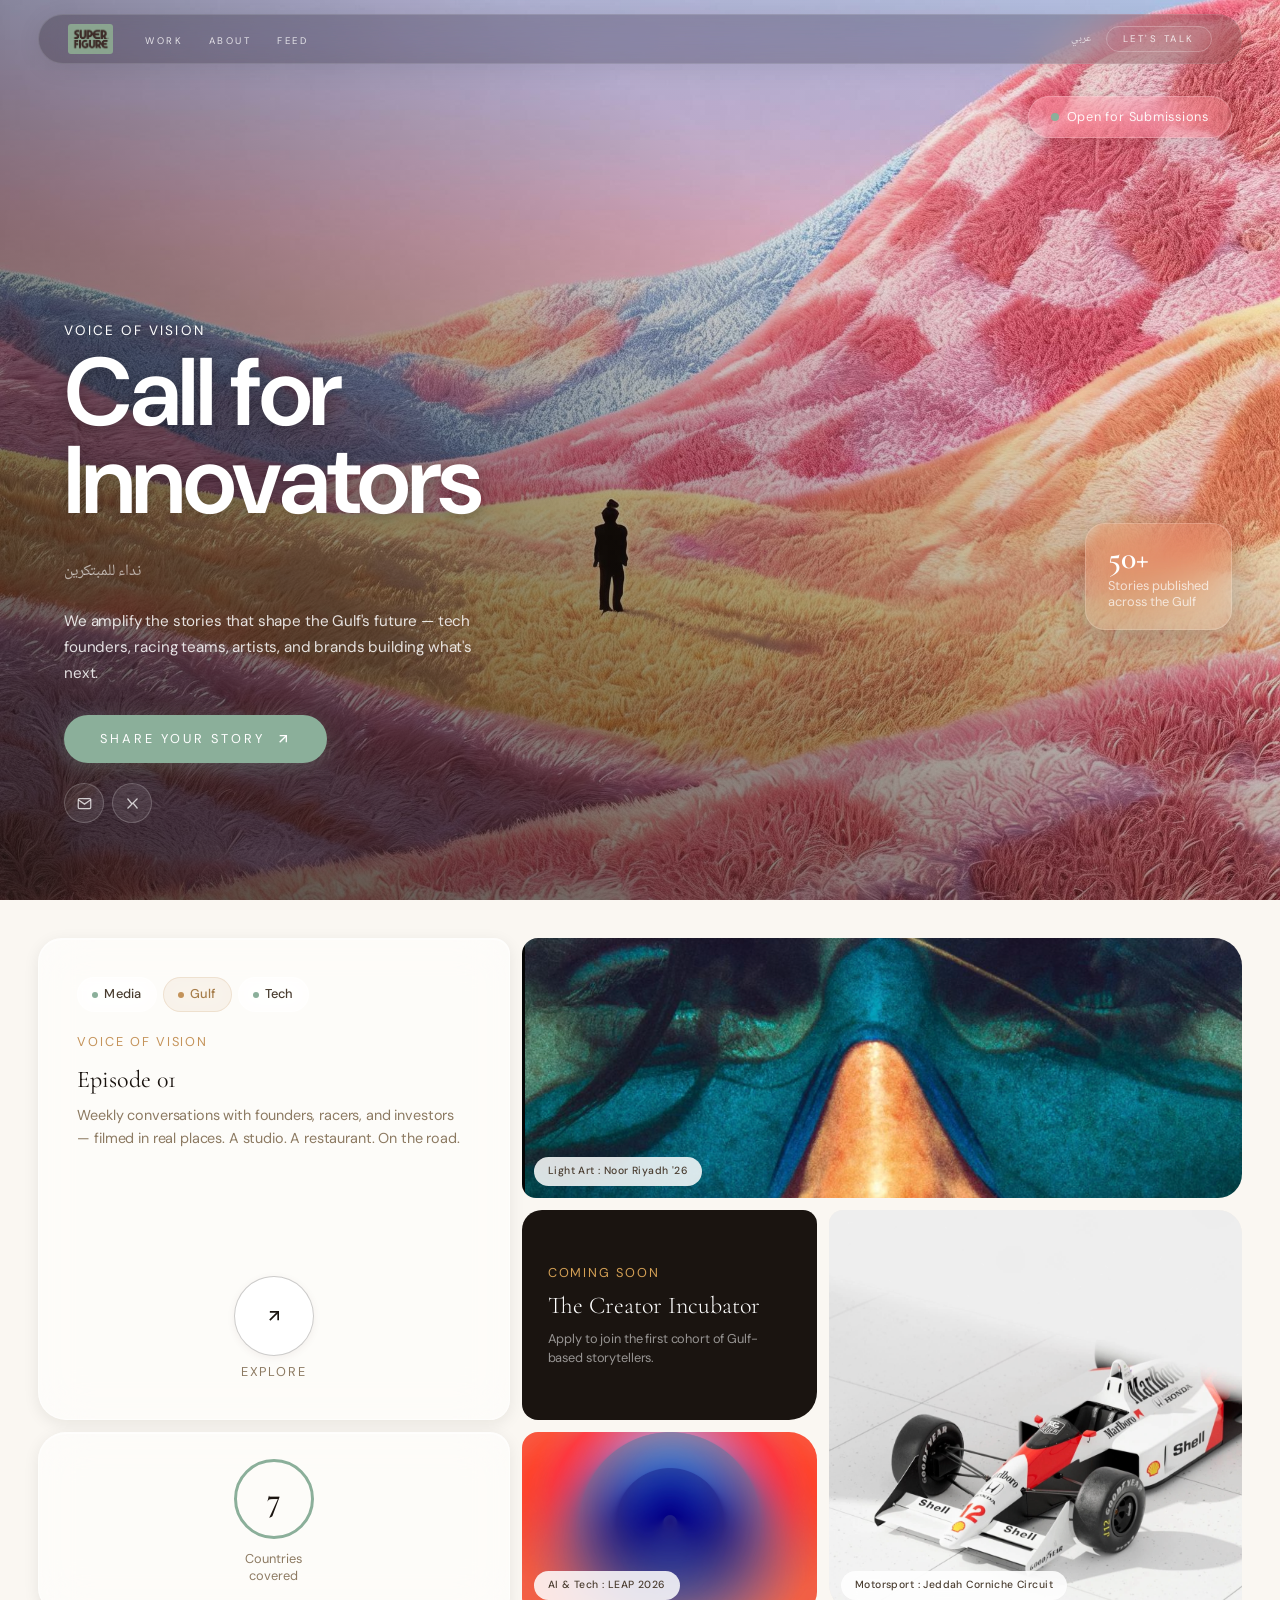
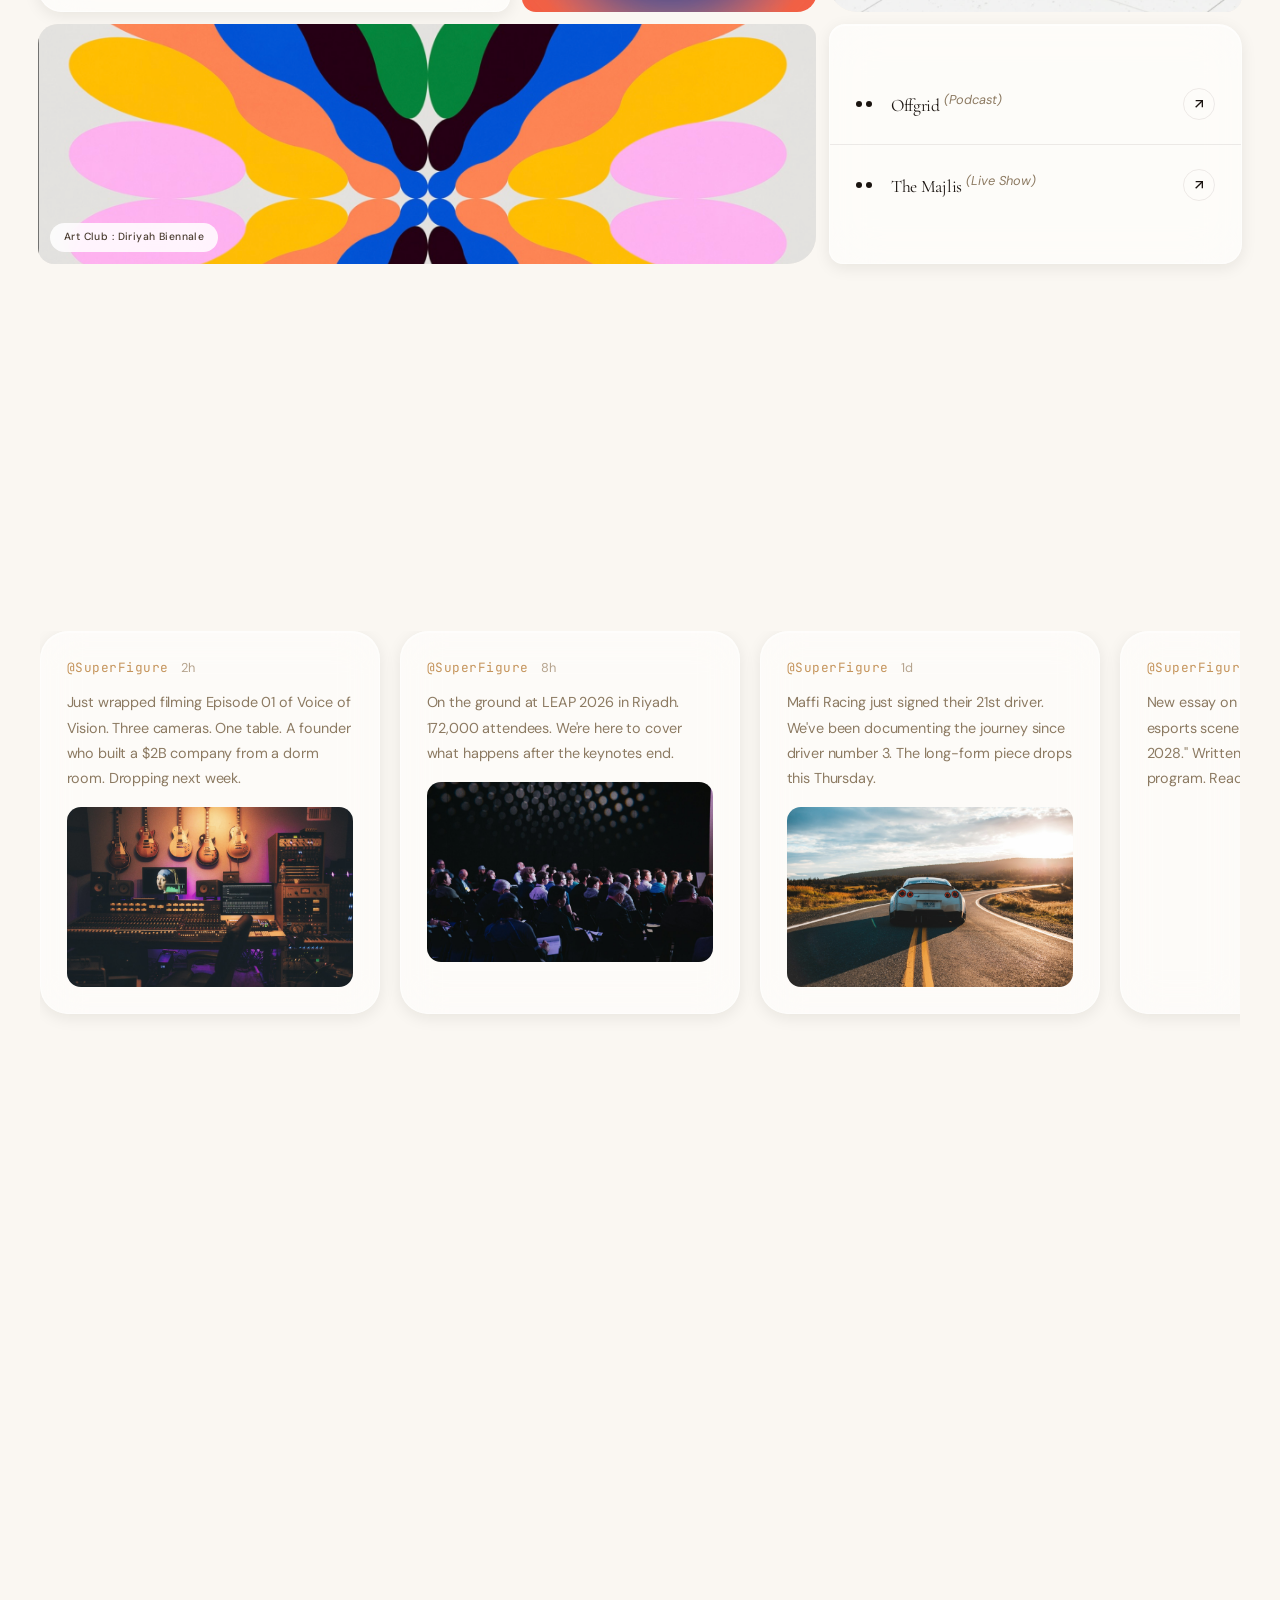
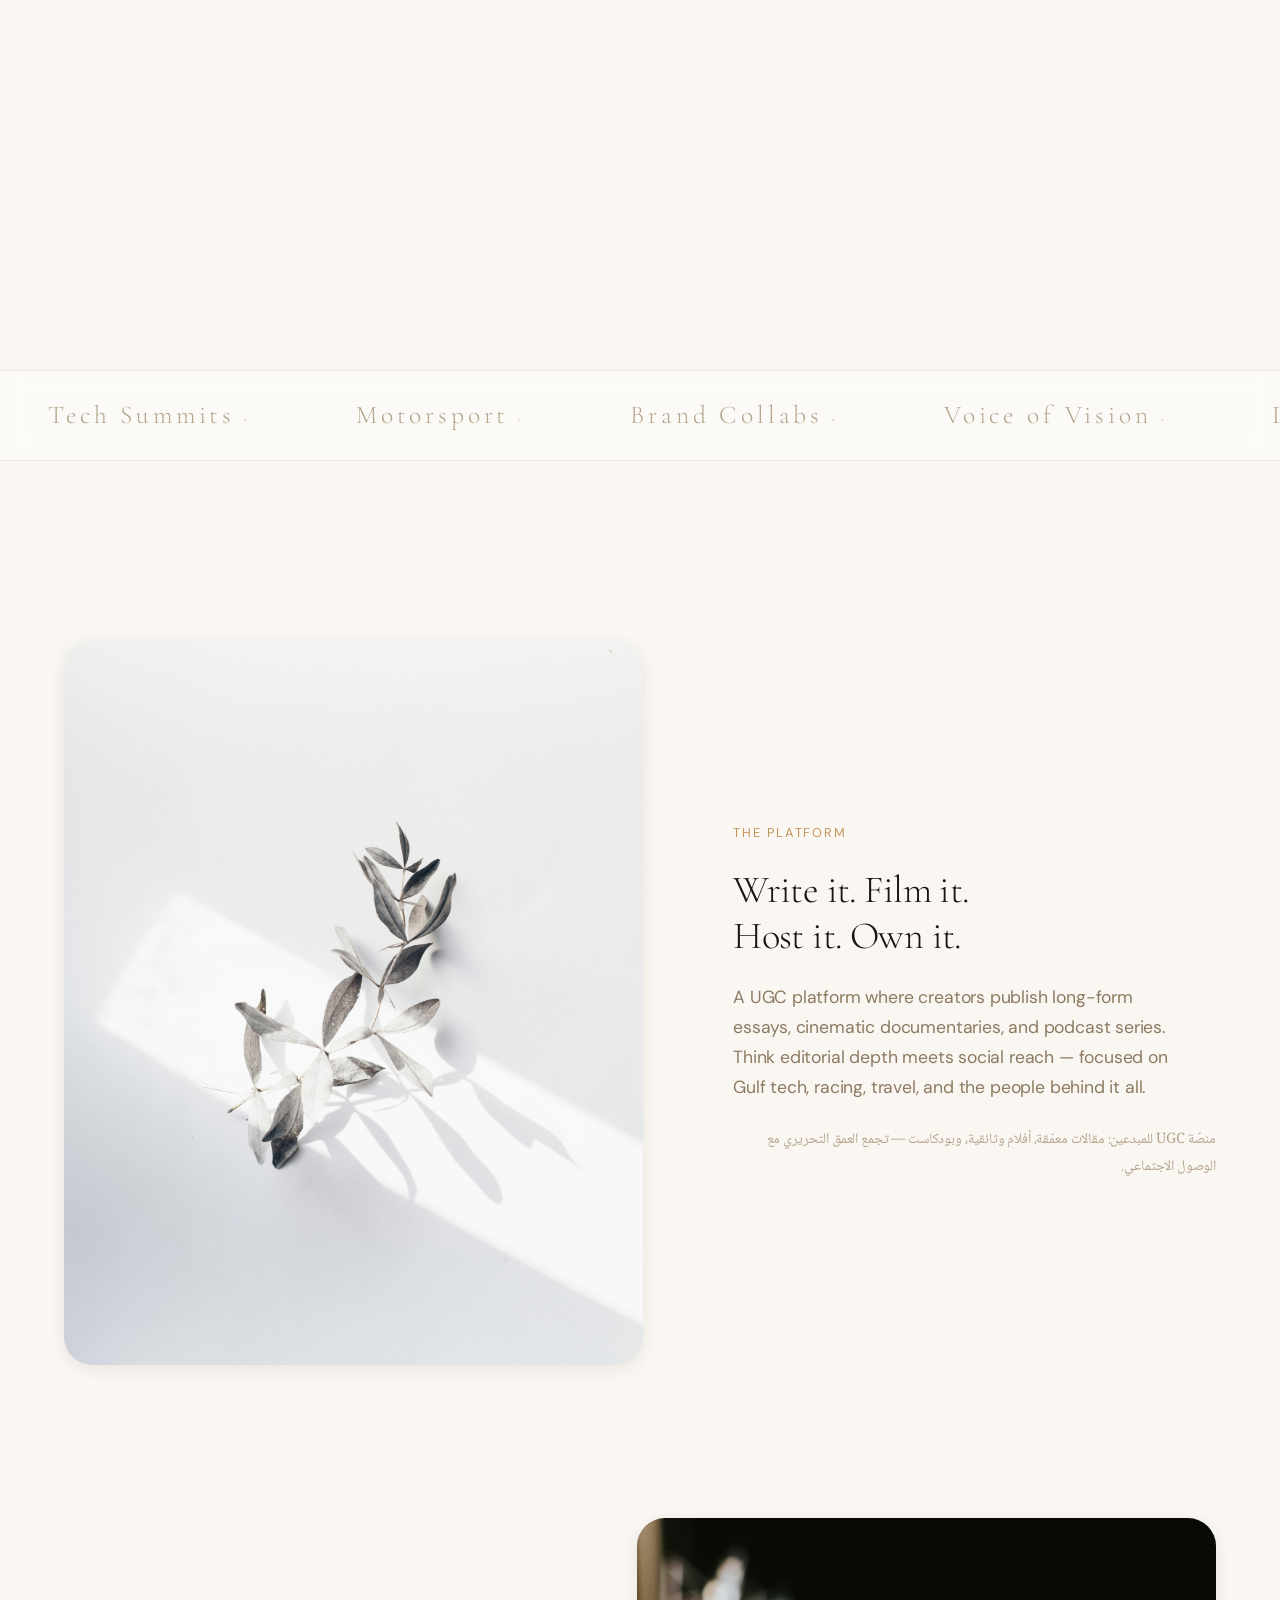
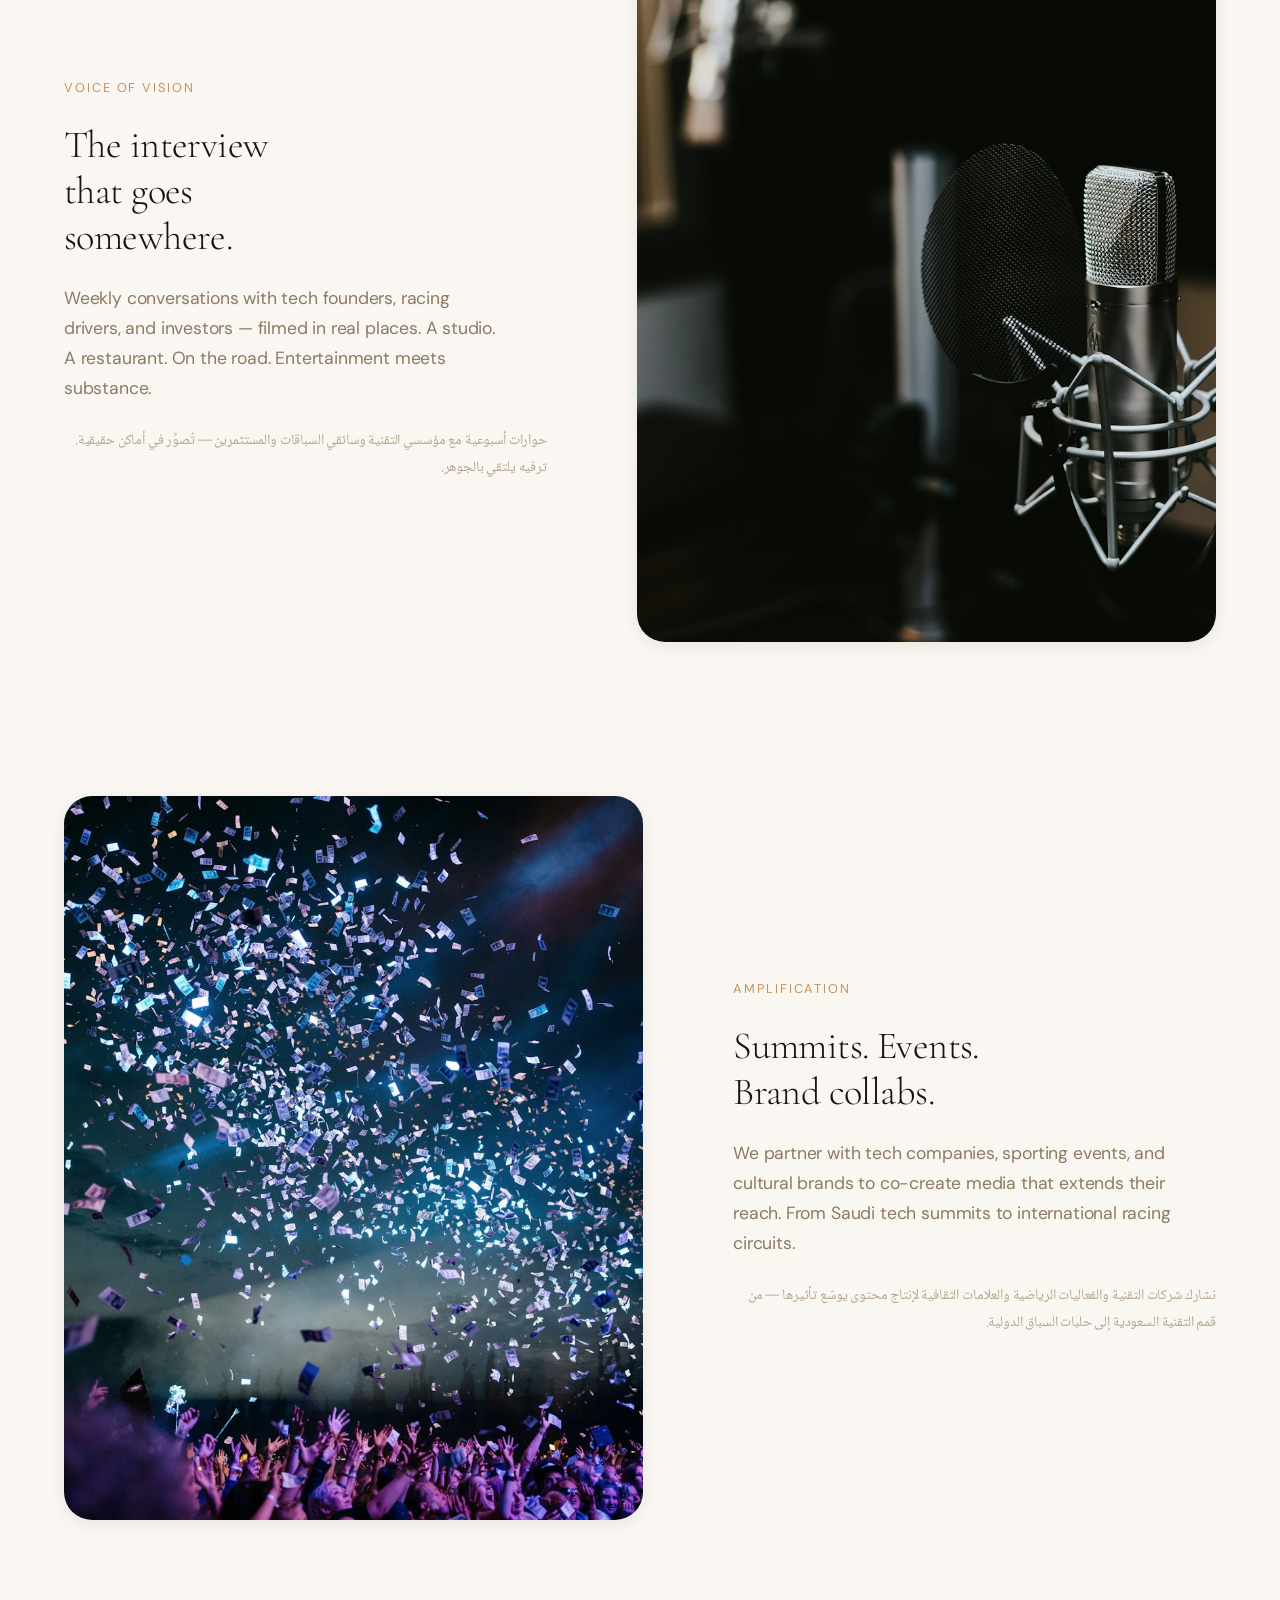
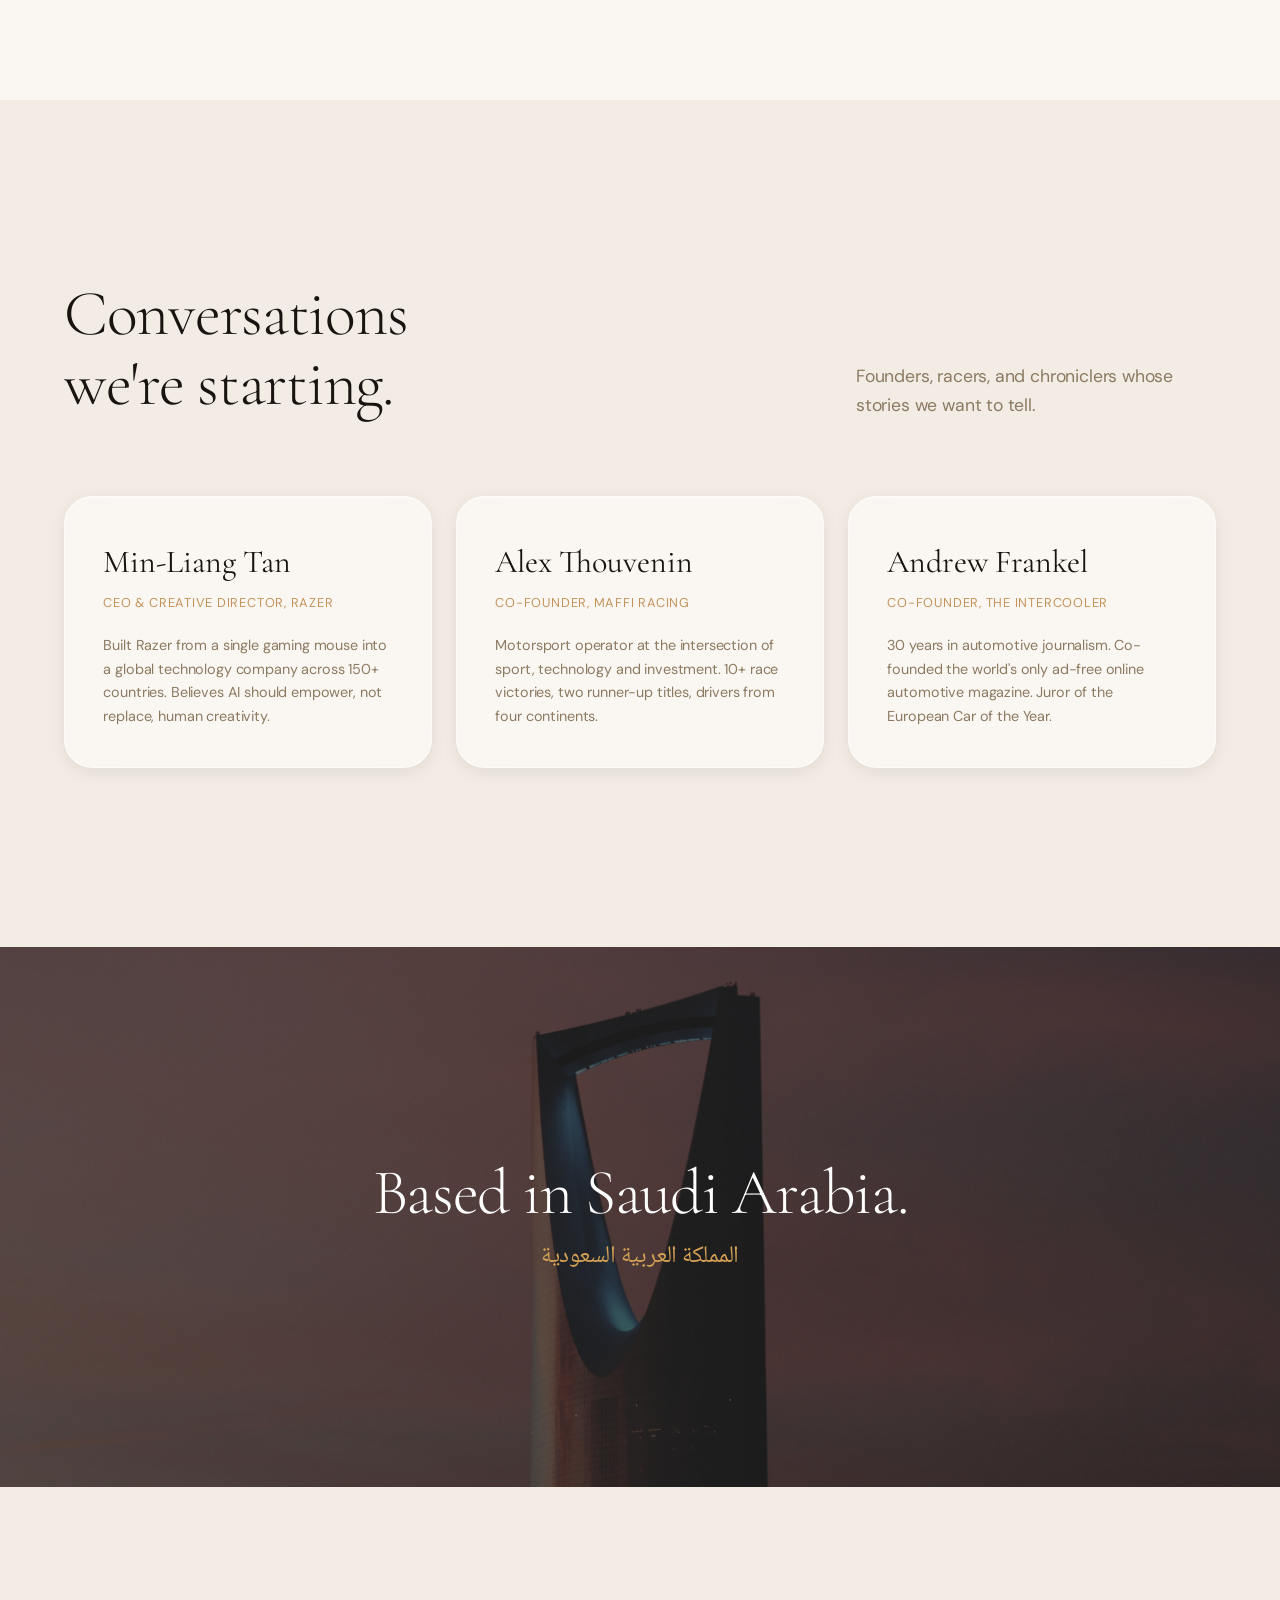
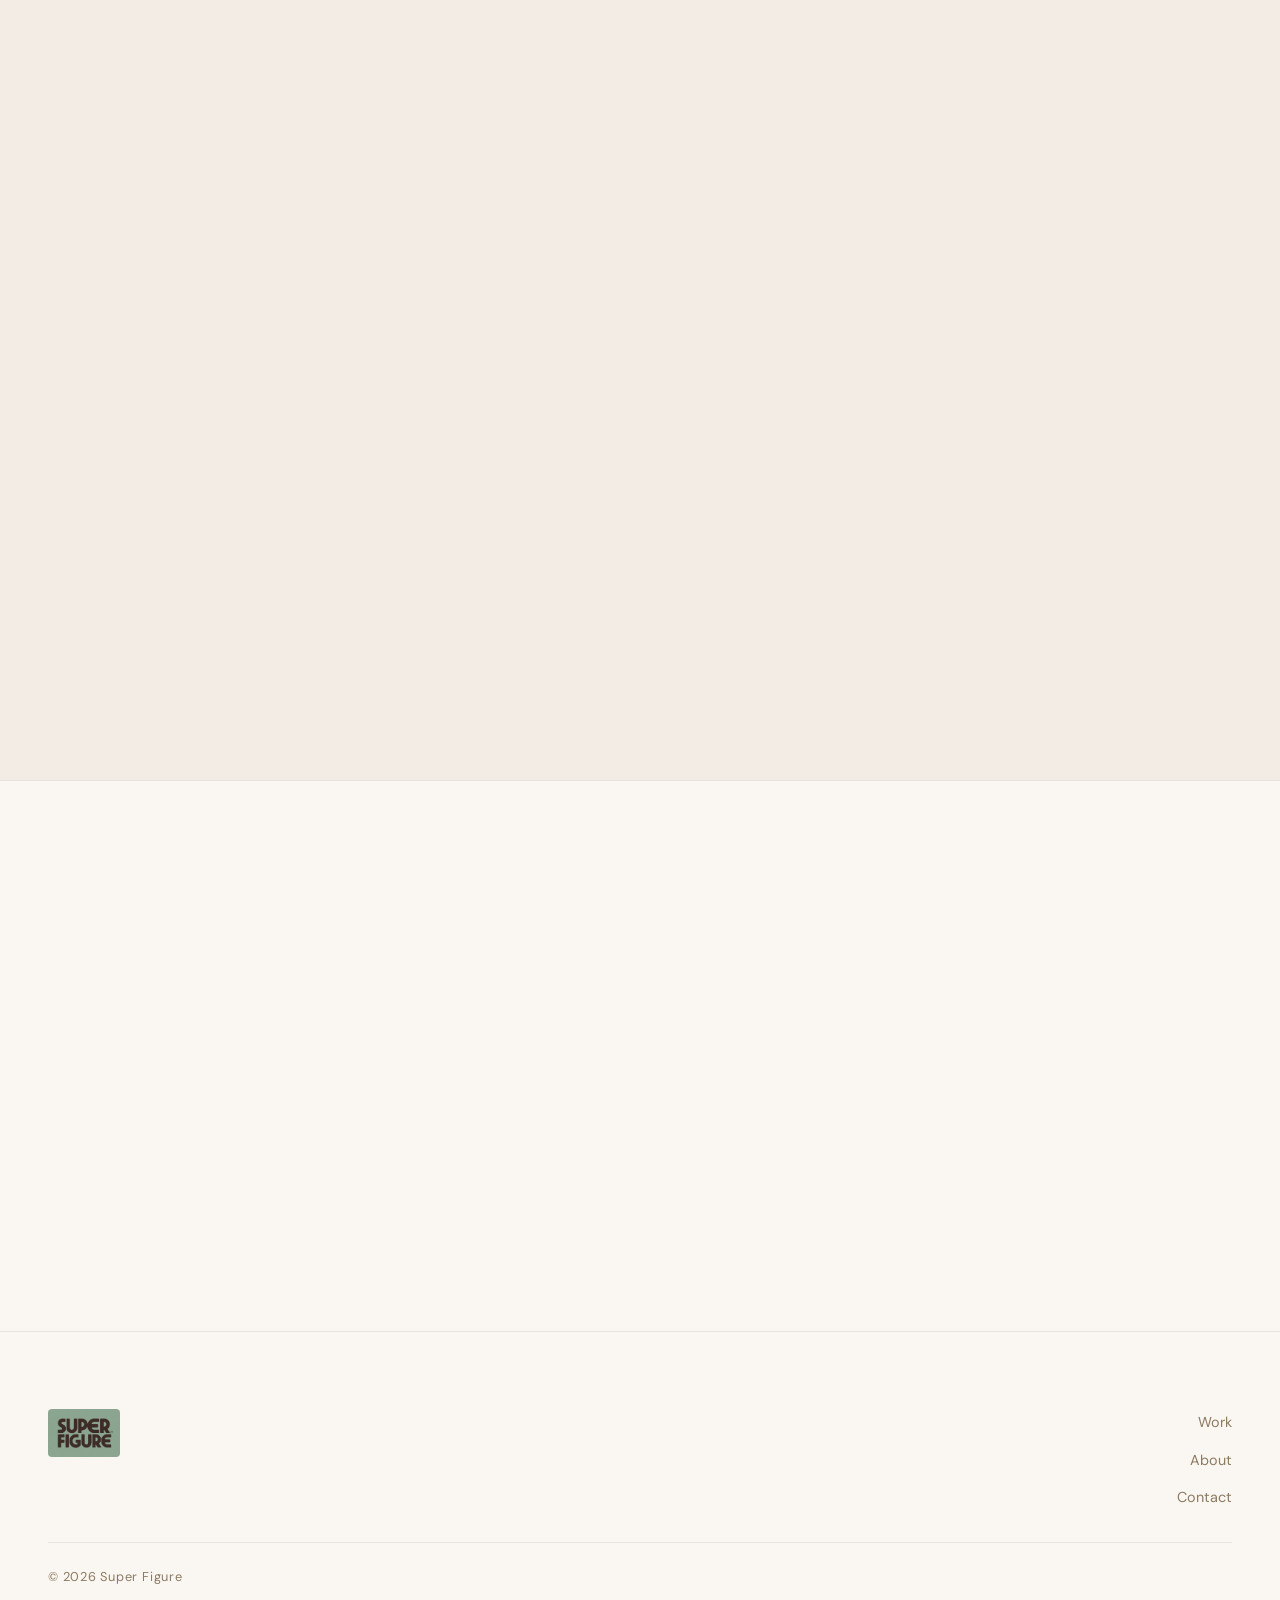
<file: index.html>
<!DOCTYPE html>
<html lang="en" dir="ltr">
<head>
  <meta charset="UTF-8">
  <meta name="viewport" content="width=device-width, initial-scale=1.0">
  <title>SUPER FIGURE</title>
  <meta name="description" content="SUPER FIGURE — a media house for the Gulf and beyond.">
  <meta property="og:title" content="SUPER FIGURE">
  <meta property="og:description" content="A media house for the Gulf and beyond.">
  <meta property="og:type" content="website">

  <link rel="preconnect" href="https://fonts.googleapis.com">
  <link rel="preconnect" href="https://fonts.gstatic.com" crossorigin>
  <link href="https://fonts.googleapis.com/css2?family=Cormorant+Garamond:ital,wght@0,300;0,400;0,600;1,300;1,400&family=DM+Sans:ital,wght@0,300;0,400;0,500;0,600;0,700&family=JetBrains+Mono:wght@300;400&family=Noto+Naskh+Arabic:wght@400;500;600&display=swap" rel="stylesheet">
  <link rel="icon" type="image/x-icon" href="favicon.ico">
  <link rel="icon" type="image/png" sizes="32x32" href="favicon-32x32.png">
  <link rel="icon" type="image/png" sizes="192x192" href="favicon-192x192.png">
  <link rel="apple-touch-icon" sizes="180x180" href="favicon-180x180.png">

  <link rel="stylesheet" href="styles/variables.css">
  <link rel="stylesheet" href="styles/base.css">
  <link rel="stylesheet" href="styles/components.css">
  <link rel="stylesheet" href="styles/animations.css">

  <style>
    .ar { font-family: var(--font-arabic); direction: rtl; }

    /* ===== SAGE BANDAGE STRIPS (background layer) ===== */
    .strips-bg {
      position: fixed;
      inset: 0;
      z-index: 0;
      pointer-events: none;
      overflow: hidden;
    }
    .strip {
      position: absolute;
      background: var(--sage);
      border-radius: 6px;
      will-change: transform;
      transition: transform 0.8s cubic-bezier(0.23, 1, 0.32, 1);
    }
    .strip--solid { opacity: 0.18; }
    .strip--outline {
      background: transparent;
      border: 3.5px solid var(--sage);
      opacity: 0.22;
    }
    .strip-1  { width: 420px; height: 48px; top: 4%;   left: -5%;  transform: rotate(-14deg); }
    .strip-2  { width: 600px; height: 38px; top: 12%;  right: -8%; transform: rotate(8deg); }
    .strip-3  { width: 320px; height: 56px; top: 26%;  left: 5%;   transform: rotate(-32deg); }
    .strip-4  { width: 500px; height: 32px; top: 38%;  right: 6%;  transform: rotate(18deg); }
    .strip-5  { width: 700px; height: 44px; top: 50%;  left: -10%; transform: rotate(-6deg); }
    .strip-6  { width: 350px; height: 60px; top: 60%;  right: -4%; transform: rotate(26deg); }
    .strip-7  { width: 550px; height: 36px; top: 72%;  left: 10%;  transform: rotate(-22deg); }
    .strip-8  { width: 440px; height: 42px; top: 84%;  right: 4%;  transform: rotate(12deg); }
    .strip-9  { width: 280px; height: 68px; top: 18%;  left: 48%;  transform: rotate(-38deg); }
    .strip-10 { width: 650px; height: 28px; top: 44%;  left: 22%;  transform: rotate(4deg); }
    .strip-11 { width: 380px; height: 50px; top: 68%;  left: 42%;  transform: rotate(-16deg); }
    .strip-12 { width: 480px; height: 36px; top: 90%;  left: 30%;  transform: rotate(24deg); }
    .strip-13 { width: 520px; height: 52px; top: 6%;   left: 35%;  transform: rotate(-10deg); }
    .strip-14 { width: 380px; height: 40px; top: 34%;  right: -6%; transform: rotate(28deg); }
    .strip-15 { width: 460px; height: 34px; top: 56%;  left: 55%;  transform: rotate(-28deg); }
    .strip-16 { width: 300px; height: 58px; top: 80%;  left: -3%;  transform: rotate(16deg); }

    /* ===== GLASS MIXIN ===== */
    .glass {
      background: rgba(255, 255, 255, 0.55);
      backdrop-filter: blur(20px) saturate(1.4);
      -webkit-backdrop-filter: blur(20px) saturate(1.4);
      border: 1px solid rgba(255, 255, 255, 0.5);
    }
    .glass-strong {
      background: rgba(255, 255, 255, 0.72);
      backdrop-filter: blur(32px) saturate(1.6);
      -webkit-backdrop-filter: blur(32px) saturate(1.6);
      border: 1px solid rgba(255, 255, 255, 0.6);
    }
    .glass-subtle {
      background: rgba(255, 255, 255, 0.35);
      backdrop-filter: blur(12px) saturate(1.2);
      -webkit-backdrop-filter: blur(12px) saturate(1.2);
      border: 1px solid rgba(255, 255, 255, 0.3);
    }

    /* ===== PILL TAGS ===== */
    .pill {
      display: inline-flex;
      align-items: center;
      gap: 6px;
      padding: 6px 14px;
      border-radius: var(--radius-pill);
      font-size: var(--text-xs);
      font-weight: 500;
      letter-spacing: 0.02em;
      border: 1px solid rgba(255,255,255,0.5);
      background: rgba(255, 255, 255, 0.55);
      backdrop-filter: blur(12px);
      -webkit-backdrop-filter: blur(12px);
      color: var(--color-text-secondary);
      white-space: nowrap;
    }
    .pill .dot {
      width: 6px;
      height: 6px;
      border-radius: 50%;
      background: var(--sage);
    }
    .pill--gold .dot { background: var(--gold); }
    .pill--gold { border-color: var(--gold-soft-strong); background: var(--gold-soft); color: var(--gold-dim); }

    /* ===== STAT BADGE ===== */
    .stat-badge {
      background: var(--color-surface);
      border: 1px solid var(--color-border);
      border-radius: var(--radius-lg);
      padding: 16px 20px;
      box-shadow: var(--shadow-bento);
    }
    .stat-badge .number {
      font-family: var(--font-display);
      font-size: var(--text-2xl);
      font-weight: 600;
      color: var(--color-text);
      line-height: 1;
      letter-spacing: var(--tracking-display);
    }
    .stat-badge .label {
      font-size: var(--text-xs);
      color: var(--color-text-muted);
      margin-top: 4px;
      line-height: 1.3;
    }

    /* ===== CIRCLE CTA ===== */
    .circle-cta {
      width: 80px;
      height: 80px;
      border-radius: 50%;
      border: 1px solid var(--color-border-strong);
      background: var(--color-surface);
      display: flex;
      align-items: center;
      justify-content: center;
      cursor: pointer;
      transition: all var(--duration-fast) var(--ease-out-quint);
      box-shadow: var(--shadow-sm);
      text-decoration: none;
    }
    .circle-cta:hover {
      background: var(--color-text);
      border-color: var(--color-text);
      transform: scale(1.06);
      box-shadow: var(--shadow-lg);
    }
    .circle-cta svg {
      width: 20px;
      height: 20px;
      stroke: var(--color-text);
      fill: none;
      stroke-width: 2;
      transition: stroke var(--duration-micro) ease;
    }
    .circle-cta:hover svg { stroke: var(--color-surface); }
    .circle-cta-label {
      font-size: var(--text-xs);
      letter-spacing: var(--tracking-label);
      text-transform: uppercase;
      color: var(--color-text-muted);
      text-align: center;
      line-height: 1.3;
    }
    .circle-cta-wrap {
      display: flex;
      flex-direction: column;
      align-items: center;
      gap: 8px;
    }

    /* ===== HERO — FULL-BLEED BACKGROUND IMAGE ===== */
    .hero {
      position: relative;
      z-index: 1;
      min-height: 100vh;
      width: 100%;
      overflow: hidden;
      display: flex;
      flex-direction: column;
      justify-content: flex-end;
    }
    .hero-bg {
      position: absolute;
      inset: 0;
      z-index: 0;
    }
    .hero-bg img {
      width: 100%;
      height: 100%;
      object-fit: cover;
    }
    .hero-bg::after {
      content: '';
      position: absolute;
      inset: 0;
      background:
        linear-gradient(
          to top right,
          rgba(26, 20, 16, 0.78) 0%,
          rgba(26, 20, 16, 0.45) 40%,
          rgba(26, 20, 16, 0.08) 70%,
          transparent 100%
        );
      pointer-events: none;
    }

    /* Floating badge — top-right */
    .hero-badge {
      position: absolute;
      top: calc(var(--header-height) + 1.5rem);
      right: clamp(1.5rem, 4vw, 3rem);
      z-index: 2;
      display: inline-flex;
      align-items: center;
      gap: 8px;
      padding: 10px 22px;
      border-radius: var(--radius-pill);
      background: rgba(255,255,255,0.15);
      backdrop-filter: blur(20px) saturate(1.4);
      -webkit-backdrop-filter: blur(20px) saturate(1.4);
      border: 1px solid rgba(255,255,255,0.2);
      font-size: var(--text-xs);
      letter-spacing: 0.06em;
      color: rgba(255,255,255,0.9);
      box-shadow: 0 4px 24px rgba(0,0,0,0.15);
      opacity: 0;
      animation: heroUp 0.8s var(--ease-out-quint) 0.2s forwards;
    }
    .hero-badge .badge-dot {
      width: 8px;
      height: 8px;
      border-radius: 50%;
      background: var(--sage);
      animation: badgePulse 2s ease-in-out infinite;
    }
    @keyframes badgePulse {
      0%, 100% { opacity: 0.5; transform: scale(0.9); }
      50% { opacity: 1; transform: scale(1.1); }
    }

    /* Floating stat badge — right side */
    .hero-stat {
      position: absolute;
      right: clamp(1.5rem, 4vw, 3rem);
      bottom: 30%;
      z-index: 2;
      background: rgba(255,255,255,0.12);
      backdrop-filter: blur(20px) saturate(1.4);
      -webkit-backdrop-filter: blur(20px) saturate(1.4);
      border: 1px solid rgba(255,255,255,0.18);
      border-radius: var(--radius-lg);
      padding: 18px 22px;
      box-shadow: 0 8px 32px rgba(0,0,0,0.15);
      opacity: 0;
      animation: heroUp 0.8s var(--ease-out-quint) 0.4s forwards;
    }
    .hero-stat .number {
      font-family: var(--font-display);
      font-size: var(--text-xl);
      font-weight: 600;
      color: #fff;
      line-height: 1;
    }
    .hero-stat .label {
      font-size: var(--text-xs);
      color: rgba(255,255,255,0.7);
      margin-top: 4px;
      line-height: 1.3;
    }

    /* Hero text — bottom-left
       Type scale: eyebrow (0.7rem) → title (6rem, ×8.5) → subtitle (0.85rem) → desc (0.875rem)
       Proximity: eyebrow–title tight (6px) | title–subtitle tight (8px) | subtitle–desc gap (24px) */
    .hero-content {
      position: relative;
      z-index: 2;
      padding: 0 clamp(1.5rem, 5vw, 4rem) clamp(3rem, 6vw, 5rem);
      max-width: 720px;
    }
    .hero-eyebrow {
      font-size: 0.85rem;
      letter-spacing: var(--tracking-label);
      text-transform: uppercase;
      color: #fff;
      text-shadow: 0 1px 8px rgba(0,0,0,0.4);
      margin-bottom: 0.4rem;
      display: block;
      opacity: 0;
      animation: heroUp 0.8s var(--ease-out-quint) 0.15s forwards;
    }
    .hero-title {
      font-family: var(--font-body);
      font-size: clamp(3.2rem, 7.5vw, 6.5rem);
      font-weight: 600;
      line-height: 0.92;
      letter-spacing: -0.025em;
      color: #fff;
      text-shadow: 0 2px 16px rgba(0,0,0,0.3);
      margin-bottom: 0.35em;
      opacity: 0;
      transform: translateY(30px);
      animation: heroUp 1s var(--ease-out-quint) 0.2s forwards;
    }
    @keyframes heroUp {
      to { opacity: 1; transform: translateY(0); }
    }
    .hero-subtitle {
      font-family: var(--font-arabic);
      font-size: 1rem;
      color: rgba(255, 255, 255, 0.6);
      direction: rtl;
      text-align: left;
      margin-bottom: 1.5rem;
      opacity: 0;
      animation: heroUp 0.8s var(--ease-out-quint) 0.35s forwards;
    }
    .hero-desc {
      font-size: 0.95rem;
      color: rgba(255,255,255,0.85);
      max-width: 420px;
      line-height: 1.7;
      letter-spacing: var(--tracking-body);
      margin-bottom: 1.75rem;
      opacity: 0;
      animation: heroUp 0.8s var(--ease-out-quint) 0.45s forwards;
    }
    .hero-cta-row {
      display: flex;
      gap: 12px;
      align-items: center;
      flex-wrap: wrap;
      opacity: 0;
      animation: heroUp 0.8s var(--ease-out-quint) 0.55s forwards;
    }
    .hero-cta-row .btn-share {
      display: inline-flex;
      align-items: center;
      gap: 10px;
      padding: 14px 36px;
      border-radius: var(--radius-pill);
      background: var(--sage);
      color: #fff;
      font-size: var(--text-xs);
      letter-spacing: 3px;
      text-transform: uppercase;
      text-decoration: none;
      border: none;
      cursor: pointer;
      transition: all var(--duration-fast) ease;
      box-shadow: 0 4px 20px rgba(139,175,154,0.3);
    }
    .hero-cta-row .btn-share:hover {
      background: #7a9f8a;
      transform: translateY(-2px);
      box-shadow: 0 8px 32px rgba(139,175,154,0.4);
    }
    .hero-cta-row .btn-share svg {
      width: 16px;
      height: 16px;
      stroke: #fff;
      fill: none;
      stroke-width: 2;
    }
    .hero-social {
      display: flex;
      gap: 8px;
      margin-top: 1.25rem;
      opacity: 0;
      animation: heroUp 0.8s var(--ease-out-quint) 0.65s forwards;
    }
    .hero-social-btn {
      width: 40px;
      height: 40px;
      border-radius: 50%;
      border: 1px solid rgba(255,255,255,0.2);
      background: rgba(255,255,255,0.08);
      backdrop-filter: blur(8px);
      -webkit-backdrop-filter: blur(8px);
      display: flex;
      align-items: center;
      justify-content: center;
      cursor: pointer;
      transition: all var(--duration-micro) ease;
      text-decoration: none;
    }
    .hero-social-btn:hover {
      border-color: rgba(255,255,255,0.4);
      background: rgba(255,255,255,0.18);
    }
    .hero-social-btn svg {
      width: 15px;
      height: 15px;
      stroke: rgba(255,255,255,0.75);
      fill: none;
      stroke-width: 2;
    }

    /* ===== CEREEN BENTO GRID ===== */
    .bento-grid {
      max-width: var(--max-width-wide);
      margin: 0 auto;
      padding: clamp(1.5rem, 3vw, 3rem) clamp(1rem, 3vw, 2.5rem);
      display: grid;
      grid-template-columns: 1.2fr 0.75fr 1.05fr;
      grid-template-rows: 260px 210px 180px 240px;
      gap: 12px;
      position: relative;
      z-index: 1;
    }

    /* Cell base */
    .bento-cell {
      position: relative;
      border-radius: var(--radius-xl);
      overflow: hidden;
      background: var(--cream-deep);
      transition: transform var(--duration-normal) var(--ease-out-quint), box-shadow var(--duration-normal) var(--ease-out-quad);
      -webkit-backface-visibility: hidden;
      backface-visibility: hidden;
      will-change: transform;
      isolation: isolate;
    }
    /* Varied radii — break the uniform look */
    .bc-1 { border-radius: 24px 16px 20px 28px; }
    .bc-2 { border-radius: 16px 28px 24px 14px; }
    .bc-3 { border-radius: 20px 14px 28px 16px; }
    .bc-4 { border-radius: 14px 24px 16px 28px; }
    .bc-5 { border-radius: 28px 20px 14px 24px; }
    .bc-6 { border-radius: 16px 28px 20px 14px; }
    .bc-7 { border-radius: 20px 14px 28px 16px; }
    .bento-cell:hover {
      transform: translateY(-3px);
      box-shadow: var(--shadow-card-hover);
    }
    .bento-cell img {
      width: 100%;
      height: 100%;
      object-fit: cover;
      transition: transform var(--duration-glacial) var(--ease-out-quint), filter var(--duration-slow) var(--ease-out-quad);
    }
    .bento-cell:hover img { transform: scale(1.04); }

    /* Spanning cells */
    .bento-cell--tall { grid-row: span 2; }
    .bento-cell--wide { grid-column: span 2; }

    /* Glass content cell */
    .bento-cell--glass {
      background: rgba(255, 255, 255, 0.6);
      backdrop-filter: blur(24px) saturate(1.5);
      -webkit-backdrop-filter: blur(24px) saturate(1.5);
      border: 1px solid rgba(255, 255, 255, 0.5);
      box-shadow: var(--shadow-md), inset 0 1px 0 rgba(255,255,255,0.6);
      display: flex;
      flex-direction: column;
      justify-content: center;
      padding: clamp(1.5rem, 3vw, 2.5rem);
    }
    .bento-cell--glass .bento-pills {
      display: flex;
      flex-wrap: wrap;
      gap: 6px;
      margin-bottom: 1.25rem;
    }
    .bento-cell--glass .bento-label {
      font-size: var(--text-xs);
      letter-spacing: var(--tracking-label);
      text-transform: uppercase;
      color: var(--gold);
      margin-bottom: 0.75rem;
    }
    .bento-cell--glass .bento-title {
      font-family: var(--font-display);
      font-size: var(--text-lg);
      color: var(--color-text);
      font-weight: 400;
      line-height: 1.3;
    }
    .bento-cell--glass .bento-sub {
      font-size: var(--text-sm);
      color: var(--color-text-muted);
      margin-top: 0.5rem;
      line-height: 1.6;
    }

    /* Pill overlay on image cells */
    .bento-cell .cell-pill {
      position: absolute;
      bottom: 12px;
      left: 12px;
      background: rgba(255,255,255,0.85);
      backdrop-filter: blur(10px);
      -webkit-backdrop-filter: blur(10px);
      padding: 6px 14px;
      border-radius: var(--radius-pill);
      font-size: 0.65rem;
      font-weight: 500;
      letter-spacing: 0.04em;
      color: var(--color-text-secondary);
      border: none;
    }

    /* Stat ring cell */
    .bento-cell--stat {
      background: rgba(255, 255, 255, 0.6);
      backdrop-filter: blur(24px) saturate(1.5);
      -webkit-backdrop-filter: blur(24px) saturate(1.5);
      border: 1px solid rgba(255, 255, 255, 0.5);
      box-shadow: var(--shadow-md), inset 0 1px 0 rgba(255,255,255,0.6);
      display: flex;
      flex-direction: column;
      align-items: center;
      justify-content: center;
      gap: 12px;
      padding: 1.5rem;
    }
    .stat-ring {
      width: 80px;
      height: 80px;
      min-width: 80px;
      min-height: 80px;
      aspect-ratio: 1;
      flex-shrink: 0;
      border-radius: 50%;
      border: 3px solid var(--sage);
      display: flex;
      align-items: center;
      justify-content: center;
      position: relative;
    }
    .stat-ring .number {
      font-family: var(--font-display);
      font-size: var(--text-xl);
      font-weight: 600;
      color: var(--color-text);
      line-height: 1;
    }
    .stat-ring-label {
      font-size: var(--text-xs);
      color: var(--color-text-muted);
      text-align: center;
      line-height: 1.3;
    }

    /* Promo card */
    .bento-cell--promo {
      background: var(--night-earth);
      display: flex;
      flex-direction: column;
      justify-content: center;
      padding: clamp(1.25rem, 2vw, 2rem);
      border: none;
    }
    .bento-cell--promo .promo-label {
      font-size: var(--text-xs);
      letter-spacing: var(--tracking-label);
      text-transform: uppercase;
      color: var(--gold-bright);
      margin-bottom: 0.5rem;
    }
    .bento-cell--promo .promo-title {
      font-family: var(--font-display);
      font-size: var(--text-lg);
      color: #fff;
      font-weight: 300;
      line-height: 1.25;
    }
    .bento-cell--promo .promo-sub {
      font-size: var(--text-xs);
      color: rgba(255,255,255,0.55);
      margin-top: 0.5rem;
      line-height: 1.5;
    }

    /* Grid cell assignments — organic, asymmetric
       Rows: 260 / 210 / 180 / 240  (breathing rhythm)
       Cols: 1.2fr / 0.75fr / 1.05fr (left-heavy)

       Layout map:
       [glass-tall  ] [--- Noor Riyadh wide ---]
       [glass-tall  ] [promo    ] [F1 tall     ]
       [stat   ] [LEAP     ] [F1 tall     ]
       [--- Diriyah Biennale wide ---] [        ] */
    .bc-1 { grid-column: 1; grid-row: 1 / 3; }        /* tall glass — left */
    .bc-2 { grid-column: 2 / 4; grid-row: 1; }        /* wide Noor Riyadh — top right */
    .bc-3 { grid-column: 2; grid-row: 2; }             /* promo — narrow center */
    .bc-4 { grid-column: 3; grid-row: 2 / 4; }        /* F1 — tall right, spans 2 rows */
    .bc-5 { grid-column: 1; grid-row: 3; }             /* stat — small left */
    .bc-6 { grid-column: 2; grid-row: 3; }             /* LEAP — small center */
    .bc-7 { grid-column: 1 / 3; grid-row: 4; }        /* wide Diriyah — bottom left */
    .bc-8 { grid-column: 3; grid-row: 4; border-radius: 16px 24px 20px 14px; }  /* shows — bottom right */

    /* Image positioning per cell — prevent black edges */
    .bc-2 img { object-position: center 30%; }
    .bc-4 img { object-position: 65% center; }         /* F1 car: shift right, crop left bg */
    .bc-6 img { object-position: center center; }
    .bc-7 img { object-position: center 40%; }

    /* ===== SHOWS CELL (inside bento) ===== */
    .bento-cell--shows {
      background: rgba(255, 255, 255, 0.6);
      backdrop-filter: blur(24px) saturate(1.5);
      -webkit-backdrop-filter: blur(24px) saturate(1.5);
      border: 1px solid rgba(255, 255, 255, 0.5);
      box-shadow: var(--shadow-md), inset 0 1px 0 rgba(255,255,255,0.6);
      display: flex;
      flex-direction: column;
      justify-content: center;
      padding: 0;
    }
    .show-row {
      display: flex;
      align-items: center;
      gap: clamp(0.75rem, 1.5vw, 1.25rem);
      padding: clamp(1rem, 2vw, 1.5rem) clamp(1rem, 2vw, 1.75rem);
      transition: background var(--duration-fast) var(--ease-out-quad);
      cursor: pointer;
    }
    .show-row + .show-row {
      border-top: 1px solid var(--color-border);
    }
    .show-row:hover {
      background: rgba(255,255,255,0.45);
    }
    .show-icon {
      display: flex;
      gap: 4px;
      flex-shrink: 0;
    }
    .show-dot {
      width: 6px;
      height: 6px;
      border-radius: 50%;
      background: var(--color-text);
    }
    .show-info { flex: 1; }
    .show-name {
      font-family: var(--font-display);
      font-size: var(--text-base);
      color: var(--color-text);
      font-weight: 400;
      letter-spacing: var(--tracking-title);
      line-height: 1.2;
    }
    .show-type {
      font-family: var(--font-body);
      font-size: var(--text-xs);
      font-weight: 400;
      color: var(--color-text-muted);
      letter-spacing: 0;
      vertical-align: super;
      font-style: italic;
    }
    .show-arrow {
      flex-shrink: 0;
      width: 32px;
      height: 32px;
      border-radius: 50%;
      border: 1px solid var(--color-border);
      display: flex;
      align-items: center;
      justify-content: center;
      transition: all var(--duration-fast) ease;
      text-decoration: none;
    }
    .show-arrow svg {
      stroke: var(--color-text);
      fill: none;
      stroke-width: 2;
    }
    .show-row:hover .show-arrow {
      background: var(--color-text);
      border-color: var(--color-text);
    }
    .show-row:hover .show-arrow svg {
      stroke: var(--color-surface);
    }

    /* ===== MANIFESTO ===== */
    .manifesto {
      padding: clamp(6rem, 14vw, 12rem) clamp(2rem, 6vw, 4rem);
      position: relative;
      z-index: 1;
    }
    .manifesto-inner {
      max-width: 640px;
      margin: 0 auto;
      text-align: center;
    }
    .manifesto p {
      font-family: var(--font-display);
      font-size: clamp(1.4rem, 2.5vw, 2.2rem);
      color: var(--color-text);
      font-weight: 300;
      line-height: 1.6;
      letter-spacing: var(--tracking-display);
    }
    .manifesto p em {
      color: var(--gold);
      font-style: normal;
    }
    .manifesto .ar-text {
      font-family: var(--font-arabic);
      font-size: var(--text-base);
      color: var(--muted-sand);
      direction: rtl;
      line-height: 1.9;
      margin-top: 2rem;
    }

    /* ===== MARQUEE ===== */
    .marquee-strip {
      border-top: 1px solid var(--color-border);
      border-bottom: 1px solid var(--color-border);
      padding: 1.5rem 0;
      overflow: hidden;
      background: rgba(255,255,255,0.4);
      backdrop-filter: blur(12px);
      -webkit-backdrop-filter: blur(12px);
      position: relative;
      z-index: 1;
    }
    .marquee-track {
      display: flex;
      width: max-content;
      animation: marqueeScroll 25s linear infinite;
    }
    .marquee-strip:hover .marquee-track { animation-play-state: paused; }
    .marquee-item {
      font-family: var(--font-display);
      font-size: clamp(1.2rem, 2vw, 1.8rem);
      font-weight: 300;
      letter-spacing: var(--tracking-label);
      color: var(--desert-haze);
      white-space: nowrap;
      padding: 0 3rem;
    }
    .marquee-sep {
      color: var(--cream-dark);
      padding: 0 0.5rem;
      font-size: 0.6em;
      vertical-align: middle;
    }
    @keyframes marqueeScroll {
      0% { transform: translateX(0); }
      100% { transform: translateX(-50%); }
    }

    /* ===== EDITORIAL SECTION ===== */
    .editorial {
      padding: clamp(6rem, 14vw, 14rem) clamp(2rem, 6vw, 4rem);
      position: relative;
      z-index: 1;
    }
    .editorial-inner {
      max-width: var(--max-width);
      margin: 0 auto;
    }
    .ed-block {
      display: grid;
      grid-template-columns: 1.2fr 1fr;
      gap: clamp(3rem, 7vw, 8rem);
      align-items: center;
      margin-bottom: clamp(6rem, 12vw, 10rem);
    }
    .ed-block:last-child { margin-bottom: 0; }
    .ed-block.flip { grid-template-columns: 1fr 1.2fr; }
    .ed-block.flip .ed-img { order: 2; }
    .ed-block.flip .ed-text { order: 1; }
    .ed-img {
      position: relative;
      overflow: hidden;
      border-radius: var(--radius-xl);
      box-shadow: var(--shadow-md);
    }
    .ed-img img {
      width: 100%;
      aspect-ratio: 4/5;
      object-fit: cover;
      filter: saturate(0.85);
      transition: transform var(--duration-glacial) var(--ease-out-quint);
    }
    .ed-img:hover img { transform: scale(1.03); }
    .ed-label {
      font-size: var(--text-xs);
      letter-spacing: var(--tracking-label);
      text-transform: uppercase;
      color: var(--gold);
      margin-bottom: 1.5rem;
      display: block;
    }
    .ed-title {
      font-family: var(--font-display);
      font-size: clamp(1.8rem, 3vw, 3rem);
      color: var(--color-text);
      font-weight: 300;
      line-height: 1.2;
      letter-spacing: var(--tracking-title);
      margin-bottom: 1.5rem;
    }
    .ed-body {
      font-size: var(--text-base);
      color: var(--color-text-muted);
      line-height: 1.7;
      letter-spacing: var(--tracking-body);
      max-width: 440px;
    }
    .ed-ar {
      font-family: var(--font-arabic);
      font-size: var(--text-sm);
      color: var(--desert-haze);
      direction: rtl;
      margin-top: 1.5rem;
      line-height: 1.9;
    }

    /* ===== X / TWITTER FEED ===== */
    .xfeed-section {
      padding: clamp(6rem, 14vw, 14rem) 0;
      overflow: hidden;
      position: relative;
      z-index: 1;
    }
    .xfeed-inner {
      max-width: var(--max-width);
      margin: 0 auto;
      padding: 0 clamp(2rem, 6vw, 4rem);
    }
    .xfeed-header {
      display: flex;
      justify-content: space-between;
      align-items: flex-end;
      margin-bottom: clamp(2.5rem, 5vw, 4rem);
    }
    .xfeed-scroll {
      display: flex;
      gap: clamp(1rem, 2vw, 1.25rem);
      overflow-x: auto;
      scroll-snap-type: x mandatory;
      -webkit-overflow-scrolling: touch;
      padding-bottom: 1.5rem;
      margin: 0 calc(-1 * clamp(2rem, 6vw, 4rem));
      padding-left: clamp(2rem, 6vw, 4rem);
      padding-right: clamp(2rem, 6vw, 4rem);
      scrollbar-width: thin;
      scrollbar-color: var(--cream-dark) transparent;
    }
    .xfeed-scroll::-webkit-scrollbar { height: 4px; }
    .xfeed-scroll::-webkit-scrollbar-track { background: transparent; }
    .xfeed-scroll::-webkit-scrollbar-thumb {
      background: var(--cream-dark);
      border-radius: 4px;
    }
    .xfeed-card {
      flex: 0 0 340px;
      scroll-snap-align: start;
      background: rgba(255, 255, 255, 0.55);
      backdrop-filter: blur(20px) saturate(1.4);
      -webkit-backdrop-filter: blur(20px) saturate(1.4);
      border: 1px solid rgba(255, 255, 255, 0.45);
      border-radius: var(--radius-xl);
      padding: clamp(1.25rem, 2vw, 1.75rem);
      transition: border-color var(--duration-fast) var(--ease-out-quad), transform var(--duration-normal) var(--ease-out-quint), box-shadow var(--duration-normal) var(--ease-out-quad);
      box-shadow: var(--shadow-md), inset 0 1px 0 rgba(255,255,255,0.5);
    }
    .xfeed-card:hover {
      border-color: var(--color-border-hover);
      transform: translateY(-4px);
      box-shadow: var(--shadow-card-hover);
    }
    .xfeed-meta {
      display: flex;
      align-items: center;
      gap: 0.75rem;
      margin-bottom: 0.75rem;
    }
    .xfeed-handle {
      font-family: var(--font-mono);
      font-size: var(--text-xs);
      color: var(--gold);
      letter-spacing: 0.5px;
    }
    .xfeed-time {
      font-size: var(--text-xs);
      color: var(--desert-haze);
    }
    .xfeed-text {
      font-size: var(--text-sm);
      color: var(--color-text-muted);
      line-height: 1.75;
      letter-spacing: var(--tracking-body);
      margin-bottom: 1rem;
    }
    .xfeed-card:last-child .xfeed-text:last-child { margin-bottom: 0; }
    .xfeed-img {
      border-radius: var(--radius-md);
      overflow: hidden;
    }
    .xfeed-img img {
      width: 100%;
      height: 180px;
      object-fit: cover;
      filter: saturate(0.85);
      transition: transform var(--duration-glacial) var(--ease-out-quint), filter var(--duration-slow) var(--ease-out-quad);
    }
    .xfeed-card:hover .xfeed-img img {
      transform: scale(1.04);
      filter: saturate(1);
    }

    /* ===== PEOPLE (bento feel) ===== */
    .people-section {
      padding: clamp(6rem, 14vw, 14rem) clamp(2rem, 6vw, 4rem);
      background: var(--color-bg-alt);
      position: relative;
      z-index: 1;
    }
    .people-inner {
      max-width: var(--max-width);
      margin: 0 auto;
    }
    .people-header {
      display: grid;
      grid-template-columns: 1fr 1fr;
      gap: 4rem;
      align-items: end;
      margin-bottom: clamp(3rem, 6vw, 5rem);
    }
    .people-header h2 {
      font-family: var(--font-display);
      font-size: var(--text-3xl);
      font-weight: 300;
      color: var(--color-text);
      line-height: 1.1;
      letter-spacing: var(--tracking-display);
    }
    .people-header p {
      font-size: var(--text-base);
      color: var(--color-text-muted);
      max-width: 360px;
      justify-self: end;
    }
    .people-grid {
      display: grid;
      grid-template-columns: repeat(3, 1fr);
      grid-template-rows: auto;
      gap: clamp(1rem, 2vw, 1.5rem);
    }
    .person-card {
      background: rgba(255, 255, 255, 0.55);
      backdrop-filter: blur(20px) saturate(1.4);
      -webkit-backdrop-filter: blur(20px) saturate(1.4);
      border: 1px solid rgba(255, 255, 255, 0.45);
      padding: clamp(2rem, 3vw, 2.5rem);
      border-radius: var(--radius-xl);
      transition: border-color var(--duration-fast) var(--ease-out-quad), transform var(--duration-normal) var(--ease-out-quint), box-shadow var(--duration-normal) var(--ease-out-quad);
      position: relative;
      overflow: hidden;
      box-shadow: var(--shadow-md), inset 0 1px 0 rgba(255,255,255,0.5);
    }
    .person-card::before {
      content: '';
      position: absolute;
      top: 0; left: 0;
      width: 3px; height: 0;
      background: var(--gold);
      border-radius: 3px 0 0 3px;
      transition: height var(--duration-slow) var(--ease-out);
    }
    .person-card:hover {
      border-color: var(--color-border-hover);
      transform: translateY(-4px);
      box-shadow: var(--shadow-card-hover);
    }
    .person-card:hover::before { height: 100%; }
    .person-name {
      font-family: var(--font-display);
      font-size: var(--text-xl);
      color: var(--color-text);
      font-weight: 400;
      margin-bottom: 0.4rem;
    }
    .person-role {
      font-size: var(--text-xs);
      color: var(--gold);
      letter-spacing: 0.06em;
      text-transform: uppercase;
      margin-bottom: 1.25rem;
    }
    .person-bio {
      font-size: var(--text-sm);
      color: var(--color-text-muted);
      line-height: 1.65;
      letter-spacing: var(--tracking-body);
    }

    /* ===== FULL-BLEED PARALLAX ===== */
    .fullbleed {
      position: relative;
      height: 60vh;
      min-height: 400px;
      overflow: hidden;
      border-radius: 0;
    }
    .fullbleed img {
      width: 100%;
      height: 130%;
      object-fit: cover;
      position: absolute;
      top: -15%;
      left: 0;
      filter: saturate(0.6) brightness(0.45);
      will-change: transform;
    }
    .fullbleed-overlay {
      position: absolute;
      inset: 0;
      display: flex;
      align-items: center;
      justify-content: center;
      z-index: 1;
      text-align: center;
    }
    .fullbleed-overlay h2 {
      font-family: var(--font-display);
      font-size: var(--text-3xl);
      color: #fff;
      font-weight: 300;
      letter-spacing: var(--tracking-display);
    }
    .fullbleed-overlay .ar-place {
      font-family: var(--font-arabic);
      font-size: var(--text-lg);
      color: var(--gold-bright);
      direction: rtl;
      margin-top: 0.5rem;
    }

    /* ===== REVENUE (bento feel) ===== */
    .revenue-section {
      background: var(--color-bg-alt);
      padding: clamp(6rem, 14vw, 14rem) clamp(2rem, 6vw, 4rem);
      position: relative;
      z-index: 1;
    }
    .revenue-inner {
      max-width: var(--max-width);
      margin: 0 auto;
    }
    .rev-header {
      margin-bottom: clamp(3rem, 6vw, 5rem);
    }
    .rev-header .label {
      font-size: var(--text-xs);
      letter-spacing: var(--tracking-label);
      text-transform: uppercase;
      color: var(--gold);
      margin-bottom: 1rem;
      display: block;
    }
    .rev-header h2 {
      font-family: var(--font-display);
      font-size: var(--text-2xl);
      color: var(--color-text);
      font-weight: 300;
    }
    .rev-grid {
      display: grid;
      grid-template-columns: repeat(3, 1fr);
      grid-template-rows: auto auto;
      gap: 14px;
    }
    .rev-cell {
      background: rgba(255, 255, 255, 0.55);
      backdrop-filter: blur(20px) saturate(1.4);
      -webkit-backdrop-filter: blur(20px) saturate(1.4);
      border: 1px solid rgba(255, 255, 255, 0.45);
      padding: clamp(1.5rem, 3vw, 2.5rem);
      border-radius: var(--radius-xl);
      transition: transform var(--duration-normal) var(--ease-out-quint), box-shadow var(--duration-normal) var(--ease-out-quad);
      box-shadow: var(--shadow-md), inset 0 1px 0 rgba(255,255,255,0.5);
    }
    .rev-cell:hover {
      transform: translateY(-3px);
      box-shadow: var(--shadow-card-hover);
    }
    .rev-cell h3 {
      font-family: var(--font-display);
      font-size: var(--text-lg);
      color: var(--color-text);
      font-weight: 400;
      margin-bottom: 0.5rem;
      letter-spacing: var(--tracking-title);
    }
    .rev-cell p {
      font-size: var(--text-sm);
      color: var(--color-text-muted);
      line-height: 1.7;
      letter-spacing: var(--tracking-body);
    }
    .rev-cell .planned {
      font-family: var(--font-mono);
      font-size: var(--text-xs);
      color: var(--desert-haze);
      margin-top: 0.5rem;
      display: inline-block;
    }

    /* ===== CTA ===== */
    .cta-section {
      background: var(--color-bg);
      padding: clamp(6rem, 14vw, 12rem) 2rem;
      text-align: center;
      border-top: 1px solid var(--color-border);
      position: relative;
      z-index: 1;
    }
    .cta-section h2 {
      font-family: var(--font-display);
      font-size: var(--text-2xl);
      color: var(--color-text);
      font-weight: 300;
      margin-bottom: 1.5rem;
    }
    .cta-email {
      font-size: var(--text-sm);
      color: var(--color-text-muted);
      margin-bottom: 2.5rem;
      display: block;
    }

    /* ===== LANGUAGE TOGGLE ===== */
    .nav-lang-btn {
      background: none;
      border: none;
      padding: 0;
      font-size: 0.65rem;
      letter-spacing: 0.04em;
      color: rgba(255, 255, 255, 0.7);
      cursor: pointer;
      transition: all var(--duration-fast) ease;
      font-family: 'Noto Naskh Arabic', var(--font-body);
    }
    .nav-lang-btn:hover {
      color: #fff;
    }
    .site-nav.scrolled .nav-lang-btn {
      color: var(--color-text-muted);
    }
    .site-nav.scrolled .nav-lang-btn:hover {
      color: var(--color-text);
    }

    /* Mobile nav right group — lang + hamburger side by side */
    .nav-right-mobile {
      display: none;
      align-items: center;
      gap: 12px;
      margin-left: auto;
    }
    @media (max-width: 768px) {
      .nav-tags { display: none !important; }
      .nav-actions { display: none !important; }
      .nav-right-mobile { display: flex !important; }
    }

    /* ===== RTL SUPPORT ===== */
    body.rtl {
      direction: rtl;
      text-align: right;
    }
    body.rtl .nav-tags { flex-direction: row-reverse; }
    body.rtl .nav-actions { flex-direction: row-reverse; }
    body.rtl .hero-badge { left: clamp(1.5rem, 4vw, 3rem); right: auto; }
    body.rtl .hero-content {
      text-align: right;
      display: flex;
      flex-direction: column;
      align-items: flex-start;
    }
    body.rtl .hero-stat { right: auto; left: clamp(1.5rem, 4vw, 3rem); text-align: right; }
    body.rtl .hero-subtitle { direction: ltr; text-align: right; }
    body.rtl .hero-title { font-family: 'Noto Naskh Arabic', var(--font-body); line-height: 1.1; font-weight: 600; font-size: clamp(3.5rem, 8vw, 7rem); }
    body.rtl .cell-pill { left: auto; right: 12px; }
    body.rtl .show-row { flex-direction: row-reverse; }
    body.rtl .xfeed-header { flex-direction: row-reverse; }
    body.rtl .ed-block { direction: rtl; }
    body.rtl .ed-block.flip { direction: rtl; }
    body.rtl .ed-ar { direction: ltr; text-align: left; }
    body.rtl .footer-inner { direction: rtl; }
    body.rtl .nav-lang-btn { font-family: var(--font-body); }
    /* RTL — bottom sections */
    body.rtl .bento-cell { text-align: right; }
    body.rtl .bento-pills { flex-direction: row-reverse; }
    body.rtl .ed-text { text-align: right; }
    body.rtl .revenue-inner { direction: rtl; text-align: right; }
    body.rtl .revenue-grid { direction: rtl; }
    body.rtl .stat-item { text-align: right; }
    body.rtl .cta-section { direction: rtl; text-align: right; }
    body.rtl .cta-inner { text-align: right; }
    body.rtl .marquee-track { direction: ltr; }
    body.rtl .hero-cta-row { align-self: flex-start; }
    body.rtl .hero-social { align-self: flex-start; }
    body.rtl .hero-desc { text-align: right; }

    /* ===== RESPONSIVE ===== */
    /* Tablet: 2-col organic
       [--- Noor Riyadh wide ---]
       [glass       ] [promo      ]
       [F1 tall     ] [stat       ]
       [F1 tall     ] [LEAP       ]
       [--- Diriyah wide ---     ]
       [shows       ] [           ] */
    @media (max-width: 1024px) {
      .bento-grid {
        grid-template-columns: 1.15fr 0.85fr;
        grid-template-rows: 220px auto 160px 160px 200px 130px;
        gap: 11px;
      }
      .bc-1 { grid-column: 1; grid-row: 2; }
      .bc-2 { grid-column: 1 / 3; grid-row: 1; }
      .bc-3 { grid-column: 2; grid-row: 2; }
      .bc-4 { grid-column: 1; grid-row: 3 / 5; }
      .bc-5 { grid-column: 2; grid-row: 3; }
      .bc-6 { grid-column: 2; grid-row: 4; }
      .bc-7 { grid-column: 1 / 3; grid-row: 5; }
      .bc-8 { grid-column: 1 / 3; grid-row: 6; }
      .bento-cell--tall { grid-row: auto; }
    }

    @media (max-width: 768px) {
      .hero-title {
        font-size: clamp(2.8rem, 11vw, 4rem);
      }
      .hero-stat { display: none; }
      .hero-badge {
        padding: 8px 16px;
        font-size: 0.65rem;
      }

      .bento-grid {
        grid-template-columns: 1fr 1fr;
        grid-template-rows: 220px 170px 240px 150px 200px 130px;
        gap: 10px;
      }
      .bc-1 { grid-column: 1 / 3; grid-row: 1; }
      .bc-2 { grid-column: 1; grid-row: 2; }
      .bc-3 { grid-column: 2; grid-row: 2; }
      .bc-4 { grid-column: 1 / 3; grid-row: 3; }
      .bc-5 { grid-column: 1; grid-row: 4; }
      .bc-6 { grid-column: 2; grid-row: 4; }
      .bc-7 { grid-column: 1 / 3; grid-row: 5; }
      .bc-8 { grid-column: 1 / 3; grid-row: 6; }
      .bento-cell--tall { grid-row: auto; }
      .bc-4 img { object-position: 72% center; transform: scale(1.06); }

      .ed-block, .ed-block.flip {
        grid-template-columns: 1fr;
        gap: 2rem;
      }
      .ed-block.flip .ed-img { order: 0; }
      .ed-block.flip .ed-text { order: 0; }
      .people-header { grid-template-columns: 1fr; gap: 1rem; }
      .people-header p { justify-self: start; }
      .people-grid { grid-template-columns: 1fr; }
      .rev-grid { grid-template-columns: 1fr; }
      .fullbleed { height: 45vh; min-height: 300px; }
      .xfeed-header { flex-direction: column; align-items: flex-start; gap: 1.5rem; }
      .xfeed-card { flex: 0 0 280px; }
    }
  </style>
</head>
<body>

<!-- Sage Bandage Strips — scattered geometric background -->
<div class="strips-bg" aria-hidden="true" id="stripsBg">
  <div class="strip strip--solid strip-1"></div>
  <div class="strip strip--outline strip-2"></div>
  <div class="strip strip--solid strip-3"></div>
  <div class="strip strip--outline strip-4"></div>
  <div class="strip strip--solid strip-5"></div>
  <div class="strip strip--outline strip-6"></div>
  <div class="strip strip--solid strip-7"></div>
  <div class="strip strip--outline strip-8"></div>
  <div class="strip strip--solid strip-9"></div>
  <div class="strip strip--outline strip-10"></div>
  <div class="strip strip--solid strip-11"></div>
  <div class="strip strip--outline strip-12"></div>
  <div class="strip strip--solid strip-13"></div>
  <div class="strip strip--outline strip-14"></div>
  <div class="strip strip--solid strip-15"></div>
  <div class="strip strip--outline strip-16"></div>
</div>

<!-- Page Loader -->
<div class="page-loader" id="pageLoader">
  <img src="assets/images/logo nobg.png" alt="Super Figure" class="loader-mark">
</div>

<a href="#main" class="skip-link">Skip to content</a>

<!-- Navigation -->
<nav class="site-nav" id="siteNav" role="navigation" aria-label="Main navigation">
  <div class="nav-inner">
    <a href="index.html" class="nav-brand">
      <img src="assets/images/logo.png" alt="Super Figure" class="nav-logo-img">
    </a>
    <ul class="nav-tags">
      <li><a href="#editorial" data-i18n="nav.work">Work</a></li>
      <li><a href="about.html" data-i18n="nav.about">About</a></li>
      <li><a href="#feed" data-i18n="nav.feed">Feed</a></li>
    </ul>
    <div class="nav-actions">
      <button class="nav-lang-btn" data-lang-toggle onclick="SF_I18N.toggle()">عربي</button>
      <a href="#contact" class="nav-cta" data-i18n="nav.talk">Let's Talk</a>
    </div>
    <div class="nav-right-mobile">
      <button class="nav-lang-btn" data-lang-toggle onclick="SF_I18N.toggle()">عربي</button>
      <button class="hamburger" id="hamburger" aria-label="Toggle menu">
        <span></span><span></span><span></span>
      </button>
    </div>
  </div>
</nav>

<div class="mobile-menu" id="mobileMenu">
  <a href="#editorial" data-i18n="nav.work">Work</a>
  <a href="about.html" data-i18n="nav.about">About</a>
  <a href="#feed" data-i18n="nav.feed">Feed</a>
  <a href="#contact" data-i18n="nav.contact">Contact</a>
</div>

<main id="main">

  <!-- ===== HERO — FULL-BLEED BACKGROUND ===== -->
  <section class="hero" id="about">

    <!-- Background image -->
    <div class="hero-bg">
      <img src="assets/images/Hero.jpeg" alt="Dreamy pastel hills landscape" loading="eager">
    </div>

    <!-- Floating badge — top-right -->
    <div class="hero-badge">
      <span class="badge-dot"></span>
      Open for Submissions
    </div>

    <!-- Floating stat — right side -->
    <div class="hero-stat">
      <div class="number">50+</div>
      <div class="label">Stories published<br>across the Gulf</div>
    </div>

    <!-- Bottom-left text content -->
    <div class="hero-content">
      <span class="hero-eyebrow" data-i18n="hero.eyebrow">Voice of Vision</span>
      <h1 class="hero-title" data-i18n-html="hero.title">Call for<br>Innovators</h1>
      <p class="hero-subtitle" lang="ar" data-i18n="hero.subtitle">نداء للمبتكرين</p>
      <p class="hero-desc" data-i18n="hero.desc">We amplify the stories that shape the Gulf's future — tech founders, racing teams, artists, and brands building what's next.</p>
      <div class="hero-cta-row">
        <a href="mailto:jacques.mak@manhattanxholding.com" class="btn-share">
          Share your Story
          <svg viewBox="0 0 24 24"><line x1="7" y1="17" x2="17" y2="7"/><polyline points="7 7 17 7 17 17"/></svg>
        </a>
      </div>
      <div class="hero-social">
        <a href="mailto:jacques.mak@manhattanxholding.com" class="hero-social-btn" aria-label="Email">
          <svg viewBox="0 0 24 24"><path d="M4 4h16c1.1 0 2 .9 2 2v12c0 1.1-.9 2-2 2H4c-1.1 0-2-.9-2-2V6c0-1.1.9-2 2-2z"/><polyline points="22,6 12,13 2,6"/></svg>
        </a>
        <a href="https://x.com" target="_blank" rel="noopener" class="hero-social-btn" aria-label="X / Twitter">
          <svg viewBox="0 0 24 24"><path d="M4 20L20 4M4 4l6.5 8M20 20l-6.5-8"/></svg>
        </a>
      </div>
    </div>

  </section>

  <!-- ===== CEREEN BENTO GRID ===== -->
  <section class="bento-grid" aria-label="Visual showcase">

    <!-- Cell 1: Tall glass card with pills + text (spans 2 rows) -->
    <div class="bento-cell bento-cell--glass bento-cell--tall bc-1 reveal-scale">
      <div class="bento-pills">
        <span class="pill"><span class="dot"></span>Media</span>
        <span class="pill pill--gold"><span class="dot"></span>Gulf</span>
        <span class="pill"><span class="dot"></span>Tech</span>
      </div>
      <span class="bento-label" data-i18n="bento.glass.label">Voice of Vision</span>
      <div class="bento-title" data-i18n="bento.glass.title">Episode 01</div>
      <p class="bento-sub" data-i18n="bento.glass.sub">Weekly conversations with founders, racers, and investors — filmed in real places. A studio. A restaurant. On the road.</p>
      <div style="margin-top:auto; padding-top:1.5rem;">
        <div class="circle-cta-wrap">
          <a href="#editorial" class="circle-cta" aria-label="Explore work">
            <svg viewBox="0 0 24 24"><line x1="7" y1="17" x2="17" y2="7"/><polyline points="7 7 17 7 17 17"/></svg>
          </a>
          <span class="circle-cta-label" data-i18n="bento.glass.cta">Explore</span>
        </div>
      </div>
    </div>

    <!-- Cell 2: Image — Noor Riyadh -->
    <div class="bento-cell bc-2 reveal reveal-delay-1">
      <img src="assets/images/editorial-portrait.png" alt="Noor Riyadh light art festival" loading="lazy">
      <span class="cell-pill" data-i18n="bento.pill.noor">Light Art : Noor Riyadh '26</span>
    </div>

    <!-- Cell 3: Dark promo card -->
    <div class="bento-cell bento-cell--promo bc-3 reveal reveal-delay-2">
      <span class="promo-label" data-i18n="bento.promo.label">Coming Soon</span>
      <div class="promo-title" data-i18n="bento.promo.title">The Creator Incubator</div>
      <p class="promo-sub" data-i18n="bento.promo.sub">Apply to join the first cohort of Gulf-based storytellers.</p>
    </div>

    <!-- Cell 4: Image — F1 Saudi GP -->
    <div class="bento-cell bc-4 reveal reveal-delay-3">
      <img src="assets/images/f1-classic.png" alt="Jeddah Corniche Circuit F1" loading="lazy">
      <span class="cell-pill" data-i18n="bento.pill.f1">Motorsport : Jeddah Corniche Circuit</span>
    </div>

    <!-- Cell 5: Stat ring -->
    <div class="bento-cell bento-cell--stat bc-5 reveal reveal-delay-4">
      <div class="stat-ring">
        <span class="number" data-i18n="bento.stat.number">7</span>
      </div>
      <span class="stat-ring-label" data-i18n-html="bento.stat.label">Countries<br>covered</span>
    </div>

    <!-- Cell 6: Image — LEAP tech -->
    <div class="bento-cell bc-6 reveal reveal-delay-1">
      <img src="assets/images/gradient-orb.png" alt="LEAP 2026 tech summit" loading="lazy">
      <span class="cell-pill" data-i18n="bento.pill.leap">AI & Tech : LEAP 2026</span>
    </div>

    <!-- Cell 7: Wide image — Diriyah Biennale -->
    <div class="bento-cell bento-cell--wide bc-7 reveal reveal-delay-2">
      <img src="assets/images/kaleidoscope-art.png" alt="Diriyah Biennale contemporary art" loading="lazy">
      <span class="cell-pill" data-i18n="bento.pill.diriyah">Art Club : Diriyah Biennale</span>
    </div>

    <!-- Cell 8: Shows (Podcast + Live) -->
    <div class="bento-cell bento-cell--shows bc-8 reveal reveal-delay-3" id="shows">
      <div class="show-row">
        <div class="show-icon">
          <span class="show-dot"></span>
          <span class="show-dot"></span>
        </div>
        <div class="show-info">
          <h3 class="show-name"><span data-i18n="shows.offgrid">Offgrid</span> <span class="show-type" data-i18n="shows.offgrid.type">(Podcast)</span></h3>
        </div>
        <a href="#" class="show-arrow" aria-label="Listen to Offgrid">
          <svg viewBox="0 0 24 24" width="16" height="16"><line x1="7" y1="17" x2="17" y2="7"/><polyline points="7 7 17 7 17 17"/></svg>
        </a>
      </div>
      <div class="show-row">
        <div class="show-icon">
          <span class="show-dot"></span>
          <span class="show-dot"></span>
        </div>
        <div class="show-info">
          <h3 class="show-name"><span data-i18n="shows.majlis">The Majlis</span> <span class="show-type" data-i18n="shows.majlis.type">(Live Show)</span></h3>
        </div>
        <a href="#" class="show-arrow" aria-label="Watch The Majlis">
          <svg viewBox="0 0 24 24" width="16" height="16"><line x1="7" y1="17" x2="17" y2="7"/><polyline points="7 7 17 7 17 17"/></svg>
        </a>
      </div>
    </div>

  </section>

  <!-- ===== X / TWITTER FEED (Section 3) ===== -->
  <section class="xfeed-section" id="feed">
    <div class="xfeed-inner">
      <div class="xfeed-header reveal">
        <div>
          <span class="ed-label" style="margin-bottom:0.75rem;" data-i18n="feed.label">Live</span>
          <h2 style="font-family:var(--font-display); font-size:var(--text-2xl); font-weight:300; color:var(--color-text);" data-i18n="feed.title">What we're saying.</h2>
        </div>
        <a href="https://x.com" target="_blank" rel="noopener" class="btn btn-outline" style="border-radius:var(--radius-pill); padding:10px 24px;" data-i18n="feed.follow">Follow @SuperFigure</a>
      </div>
      <div class="xfeed-scroll">
        <div class="xfeed-card">
          <div class="xfeed-meta">
            <span class="xfeed-handle">@SuperFigure</span>
            <span class="xfeed-time">2h</span>
          </div>
          <p class="xfeed-text" data-i18n="feed.tweet1">Just wrapped filming Episode 01 of Voice of Vision. Three cameras. One table. A founder who built a $2B company from a dorm room. Dropping next week.</p>
          <div class="xfeed-img"><img src="assets/images/podcast-studio.jpg" alt="Voice of Vision podcast studio" loading="lazy"></div>
        </div>
        <div class="xfeed-card">
          <div class="xfeed-meta">
            <span class="xfeed-handle">@SuperFigure</span>
            <span class="xfeed-time">8h</span>
          </div>
          <p class="xfeed-text" data-i18n="feed.tweet2">On the ground at LEAP 2026 in Riyadh. 172,000 attendees. We're here to cover what happens after the keynotes end.</p>
          <div class="xfeed-img"><img src="assets/images/tech-summit.jpg" alt="LEAP 2026 tech summit" loading="lazy"></div>
        </div>
        <div class="xfeed-card">
          <div class="xfeed-meta">
            <span class="xfeed-handle">@SuperFigure</span>
            <span class="xfeed-time">1d</span>
          </div>
          <p class="xfeed-text" data-i18n="feed.tweet3">Maffi Racing just signed their 21st driver. We've been documenting the journey since driver number 3. The long-form piece drops this Thursday.</p>
          <div class="xfeed-img"><img src="assets/images/racing-car.jpg" alt="Racing car" loading="lazy"></div>
        </div>
        <div class="xfeed-card">
          <div class="xfeed-meta">
            <span class="xfeed-handle">@SuperFigure</span>
            <span class="xfeed-time">2d</span>
          </div>
          <p class="xfeed-text" data-i18n="feed.tweet4">New essay on the platform: "Why the Gulf's esports scene will outpace Europe by 2028." Written by a creator in our incubator program. Read it free.</p>
        </div>
        <div class="xfeed-card">
          <div class="xfeed-meta">
            <span class="xfeed-handle">@SuperFigure</span>
            <span class="xfeed-time">3d</span>
          </div>
          <p class="xfeed-text" data-i18n="feed.tweet5">Min-Liang Tan told us something off-camera that changed how we think about AI and creativity. More in Voice of Vision Ep. 02.</p>
          <div class="xfeed-img"><img src="assets/images/ai-abstract.jpg" alt="Abstract AI art" loading="lazy"></div>
        </div>
      </div>
    </div>
  </section>

  <!-- ===== MANIFESTO ===== -->
  <section class="manifesto">
    <div class="manifesto-inner reveal">
      <p>
        We don't publish content.<br>
        We build <em>context</em>.
      </p>
      <p style="margin-top:2.5rem;">
        For tech companies, racing teams, artists, and brands —<br>
        we turn their stories into reach.
      </p>
      <p class="ar-text" lang="ar">
        لا ننشر محتوى. نبني سياقاً.<br>
        لشركات التقنية وفرق السباقات والفنانين والعلامات التجارية — نحوّل قصصهم إلى تأثير.
      </p>
    </div>
  </section>

  <!-- ===== MARQUEE ===== -->
  <div class="marquee-strip" aria-hidden="true">
    <div class="marquee-track">
      <span class="marquee-item">Tech Summits<span class="marquee-sep">&#9670;</span></span>
      <span class="marquee-item">Motorsport<span class="marquee-sep">&#9670;</span></span>
      <span class="marquee-item">Brand Collabs<span class="marquee-sep">&#9670;</span></span>
      <span class="marquee-item">Voice of Vision<span class="marquee-sep">&#9670;</span></span>
      <span class="marquee-item">Documentary<span class="marquee-sep">&#9670;</span></span>
      <span class="marquee-item">Creator Platform<span class="marquee-sep">&#9670;</span></span>
      <span class="marquee-item">AI Advisory<span class="marquee-sep">&#9670;</span></span>
      <span class="marquee-item">Tech Summits<span class="marquee-sep">&#9670;</span></span>
      <span class="marquee-item">Motorsport<span class="marquee-sep">&#9670;</span></span>
      <span class="marquee-item">Brand Collabs<span class="marquee-sep">&#9670;</span></span>
      <span class="marquee-item">Voice of Vision<span class="marquee-sep">&#9670;</span></span>
      <span class="marquee-item">Documentary<span class="marquee-sep">&#9670;</span></span>
      <span class="marquee-item">Creator Platform<span class="marquee-sep">&#9670;</span></span>
      <span class="marquee-item">AI Advisory<span class="marquee-sep">&#9670;</span></span>
    </div>
  </div>

  <!-- ===== THE PLATFORM — EDITORIAL ===== -->
  <section class="editorial" id="editorial">
    <div class="editorial-inner">

      <div class="ed-block">
        <div class="ed-img reveal-left">
          <img src="assets/images/filmmaker.jpg" alt="Content creation" loading="lazy">
        </div>
        <div class="ed-text reveal-right">
          <span class="ed-label" data-i18n="ed1.label">The Platform</span>
          <h2 class="ed-title" data-i18n-html="ed1.title">Write it. Film it.<br>Host it. Own it.</h2>
          <p class="ed-body" data-i18n="ed1.body">A UGC platform where creators publish long-form essays, cinematic documentaries, and podcast series. Think editorial depth meets social reach — focused on Gulf tech, racing, travel, and the people behind it all.</p>
          <p class="ed-ar" lang="ar" data-i18n="ed1.ar">منصّة UGC للمبدعين: مقالات معمّقة، أفلام وثائقية، وبودكاست — تجمع العمق التحريري مع الوصول الاجتماعي.</p>
        </div>
      </div>

      <div class="ed-block flip">
        <div class="ed-text reveal-left">
          <span class="ed-label" data-i18n="ed2.label">Voice of Vision</span>
          <h2 class="ed-title" data-i18n-html="ed2.title">The interview<br>that goes<br>somewhere.</h2>
          <p class="ed-body" data-i18n="ed2.body">Weekly conversations with tech founders, racing drivers, and investors — filmed in real places. A studio. A restaurant. On the road. Entertainment meets substance.</p>
          <p class="ed-ar" lang="ar" data-i18n="ed2.ar">حوارات أسبوعية مع مؤسسي التقنية وسائقي السباقات والمستثمرين — تُصوَّر في أماكن حقيقية. ترفيه يلتقي بالجوهر.</p>
        </div>
        <div class="ed-img reveal-right">
          <img src="assets/images/interview-mics.jpg" alt="Voice of Vision podcast" loading="lazy">
        </div>
      </div>

      <div class="ed-block">
        <div class="ed-img reveal-left">
          <img src="assets/images/event-lights.jpg" alt="Brand events and summits" loading="lazy">
        </div>
        <div class="ed-text reveal-right">
          <span class="ed-label" data-i18n="ed3.label">Amplification</span>
          <h2 class="ed-title" data-i18n-html="ed3.title">Summits. Events.<br>Brand collabs.</h2>
          <p class="ed-body" data-i18n="ed3.body">We partner with tech companies, sporting events, and cultural brands to co-create media that extends their reach. From Saudi tech summits to international racing circuits.</p>
          <p class="ed-ar" lang="ar" data-i18n="ed3.ar">نشارك شركات التقنية والفعاليات الرياضية والعلامات الثقافية لإنتاج محتوى يوسّع تأثيرها — من قمم التقنية السعودية إلى حلبات السباق الدولية.</p>
        </div>
      </div>

    </div>
  </section>

  <!-- ===== PEOPLE ===== -->
  <section class="people-section" id="people">
    <div class="people-inner">
      <div class="people-header reveal">
        <h2 data-i18n-html="people.title">Conversations<br>we're starting.</h2>
        <p data-i18n="people.sub">Founders, racers, and chroniclers whose stories we want to tell.</p>
      </div>

      <div class="people-grid">
        <div class="person-card reveal reveal-delay-1">
          <div class="person-name">Min-Liang Tan</div>
          <div class="person-role">CEO & Creative Director, Razer</div>
          <p class="person-bio" data-i18n="people.bio1">Built Razer from a single gaming mouse into a global technology company across 150+ countries. Believes AI should empower, not replace, human creativity.</p>
        </div>
        <div class="person-card reveal reveal-delay-2">
          <div class="person-name">Alex Thouvenin</div>
          <div class="person-role">Co-founder, Maffi Racing</div>
          <p class="person-bio" data-i18n="people.bio2">Motorsport operator at the intersection of sport, technology and investment. 10+ race victories, two runner-up titles, drivers from four continents.</p>
        </div>
        <div class="person-card reveal reveal-delay-3">
          <div class="person-name">Andrew Frankel</div>
          <div class="person-role">Co-founder, The Intercooler</div>
          <p class="person-bio" data-i18n="people.bio3">30 years in automotive journalism. Co-founded the world's only ad-free online automotive magazine. Juror of the European Car of the Year.</p>
        </div>
      </div>
    </div>
  </section>

  <!-- ===== FULL-BLEED PARALLAX ===== -->
  <section class="fullbleed" aria-label="Headquarters">
    <img src="assets/images/hala-alghanim-f5ZB0LHwi0s-unsplash.jpg" alt="Saudi Arabia" loading="lazy" id="parallaxImg">
    <div class="fullbleed-overlay">
      <div>
        <h2 data-i18n="fullbleed.title">Based in Saudi Arabia.</h2>
        <p class="ar-place" lang="ar" data-i18n="fullbleed.ar">المملكة العربية السعودية</p>
      </div>
    </div>
  </section>

  <!-- ===== REVENUE ===== -->
  <section class="revenue-section">
    <div class="revenue-inner">
      <div class="rev-header reveal">
        <span class="label" data-i18n="rev.label">How it works</span>
        <h2 data-i18n="rev.title">Six ways we sustain the work.</h2>
      </div>
      <div class="rev-grid">
        <div class="rev-cell reveal reveal-delay-1">
          <h3 data-i18n="rev.h1">Subscriptions</h3>
          <p data-i18n="rev.p1">A paid community. Content co-creation. Private events.</p>
        </div>
        <div class="rev-cell reveal reveal-delay-2">
          <h3 data-i18n="rev.h2">Research</h3>
          <p data-i18n="rev.p2">Commissioned analysis for tech companies and event organizers.</p>
        </div>
        <div class="rev-cell reveal reveal-delay-3">
          <h3 data-i18n="rev.h3">Equity</h3>
          <p data-i18n="rev.p3">When our coverage builds a company, we participate.</p>
        </div>
        <div class="rev-cell reveal reveal-delay-1">
          <h3 data-i18n="rev.h4">Partnerships</h3>
          <p data-i18n="rev.p4">Co-branded media at Gulf sporting events and tech summits.</p>
        </div>
        <div class="rev-cell reveal reveal-delay-2">
          <h3 data-i18n="rev.h5">Referrals</h3>
          <p data-i18n="rev.p5">Connecting founders to institutional investors.</p>
        </div>
        <div class="rev-cell reveal reveal-delay-3">
          <h3 data-i18n="rev.h6">Data</h3>
          <p data-i18n="rev.p6">Verified fact infrastructure for media and research.</p>
          <span class="planned" data-i18n="rev.planned">Planned</span>
        </div>
      </div>
    </div>
  </section>

  <!-- ===== CTA ===== -->
  <section class="cta-section" id="contact">
    <div class="reveal">
      <h2 data-i18n="cta.title">Interested?</h2>
      <span class="cta-email">jacques.mak@manhattanxholding.com</span>
      <a href="mailto:jacques.mak@manhattanxholding.com" class="btn btn-primary" style="border-radius:var(--radius-pill); padding: 16px 48px;" data-i18n="cta.btn">Get in touch</a>
    </div>
  </section>

</main>

<!-- Footer -->
<footer class="site-footer" role="contentinfo">
  <div class="footer-inner" style="grid-template-columns: 1fr 1fr;">
    <div>
      <img src="assets/images/logo.png" alt="Super Figure" style="height:48px; width:auto; border-radius:4px;">
    </div>
    <div style="text-align:right;">
      <ul class="footer-links" style="align-items:flex-end;">
        <li><a href="#editorial" data-i18n="nav.work">Work</a></li>
        <li><a href="about.html" data-i18n="nav.about">About</a></li>
        <li><a href="mailto:jacques.mak@manhattanxholding.com" data-i18n="nav.contact">Contact</a></li>
      </ul>
    </div>
  </div>
  <div class="footer-bottom">
    <span class="footer-copy" data-i18n-html="footer.copy">&copy; 2026 Super Figure</span>
  </div>
</footer>

<script src="js/main.js"></script>

<!-- Parallax -->
<script>
(function() {
  if (window.matchMedia('(prefers-reduced-motion: reduce)').matches) return;
  const img = document.getElementById('parallaxImg');
  if (!img) return;
  const section = img.closest('.fullbleed');
  window.addEventListener('scroll', () => {
    const rect = section.getBoundingClientRect();
    if (rect.bottom < 0 || rect.top > window.innerHeight) return;
    const progress = (window.innerHeight - rect.top) / (window.innerHeight + rect.height);
    img.style.transform = `translateY(${(progress - 0.5) * 100}px)`;
  }, { passive: true });
})();
</script>

<!-- Sage Strips — Mouse Organic Distortion -->
<script>
(function() {
  if (window.matchMedia('(prefers-reduced-motion: reduce)').matches) return;

  const strips = document.querySelectorAll('.strip');
  if (!strips.length) return;

  const stripData = [];
  function cachePositions() {
    stripData.length = 0;
    strips.forEach((el, i) => {
      const rect = el.getBoundingClientRect();
      const style = window.getComputedStyle(el);
      const matrix = style.transform;
      let baseAngle = 0;
      if (matrix && matrix !== 'none') {
        const values = matrix.match(/matrix\(([^)]+)\)/);
        if (values) {
          const parts = values[1].split(',').map(Number);
          baseAngle = Math.atan2(parts[1], parts[0]) * (180 / Math.PI);
        }
      }
      stripData.push({
        el,
        cx: rect.left + rect.width / 2,
        cy: rect.top + rect.height / 2 + window.scrollY,
        baseAngle,
        w: rect.width
      });
    });
  }

  let mouseX = window.innerWidth / 2;
  let mouseY = window.innerHeight / 2;
  let ticking = false;

  cachePositions();
  window.addEventListener('resize', cachePositions);

  document.addEventListener('mousemove', (e) => {
    mouseX = e.clientX;
    mouseY = e.clientY + window.scrollY;
    if (!ticking) {
      ticking = true;
      requestAnimationFrame(updateStrips);
    }
  }, { passive: true });

  function updateStrips() {
    const radius = 400;
    stripData.forEach((s) => {
      const dx = mouseX - s.cx;
      const dy = mouseY - s.cy;
      const dist = Math.sqrt(dx * dx + dy * dy);
      const influence = Math.max(0, 1 - dist / radius);
      const rotateOffset = influence * 8 * Math.sign(dx);
      const tx = influence * dx * 0.04;
      const ty = influence * dy * 0.03;
      const scaleX = 1 + influence * 0.06;
      s.el.style.transform = `rotate(${s.baseAngle + rotateOffset}deg) translate(${tx}px, ${ty}px) scaleX(${scaleX})`;
    });
    ticking = false;
  }

  let scrollTimer;
  window.addEventListener('scroll', () => {
    clearTimeout(scrollTimer);
    scrollTimer = setTimeout(cachePositions, 200);
  }, { passive: true });
})();
</script>

<script src="assets/js/i18n.js"></script>

</body>
</html>
</file>
<file: styles/variables.css>
/* Super Figure — Design System (Light Theme)
   Tokens derived from Linear.app + Monocle.com + Cereen extraction,
   fused with SF brand DNA — warm cream palette */
:root {
  /* ── Typography ── */
  --font-display: 'Cormorant Garamond', serif;
  --font-arabic: 'Noto Naskh Arabic', 'Amiri', serif;
  --font-body: 'DM Sans', sans-serif;
  --font-mono: 'JetBrains Mono', monospace;

  /* Type Scale */
  --text-xs: clamp(0.7rem, 0.65rem + 0.25vw, 0.8rem);
  --text-sm: clamp(0.8rem, 0.75rem + 0.25vw, 0.9rem);
  --text-base: clamp(0.95rem, 0.88rem + 0.35vw, 1.1rem);
  --text-lg: clamp(1.15rem, 1rem + 0.75vw, 1.5rem);
  --text-xl: clamp(1.4rem, 1.1rem + 1.5vw, 2rem);
  --text-2xl: clamp(1.8rem, 1.3rem + 2.5vw, 3rem);
  --text-3xl: clamp(2.2rem, 1.5rem + 3.5vw, 4rem);
  --text-hero: clamp(2.8rem, 1.8rem + 5vw, 6rem);

  /* Tracking — Linear + OpenClaw fusion */
  --tracking-hero: -0.03em;
  --tracking-display: -0.02em;
  --tracking-title: -0.015em;
  --tracking-body: -0.01em;
  --tracking-label: 0.15em;

  /* ── Warm Cream Palette ── */
  --cream: #FAF7F2;
  --cream-deep: #F2ECE4;
  --cream-dark: #E8E1D8;
  --warm-white: #FFFFFF;
  --linen: #F5F0E8;

  /* Browns (text hierarchy) */
  --night-earth: #1A1410;
  --deep-umber: #2D2420;
  --bark: #4A3D30;
  --earth-shadow: #5C4A38;
  --slate-warm: #6B5D4F;
  --muted-sand: #8C7A62;
  --desert-haze: #B5A38D;

  /* Gold system */
  --gold: #C4935A;
  --gold-bright: #D4A055;
  --gold-dim: #A67D4A;
  --gold-soft: rgba(196, 147, 90, 0.10);
  --gold-soft-strong: rgba(196, 147, 90, 0.18);

  /* Accent — warm sage (Cereen-inspired complement to gold) */
  --sage: #8BAF9A;
  --sage-soft: rgba(139, 175, 154, 0.12);
  --sage-strong: rgba(139, 175, 154, 0.22);

  /* ── Semantic Tokens ── */
  --color-bg: #FAF7F2;
  --color-bg-alt: #F2ECE4;
  --color-surface: #FFFFFF;
  --color-surface-raised: #FFFFFF;
  --color-surface-muted: #F5F0E8;
  --color-text: #1A1410;
  --color-text-secondary: #4A3D30;
  --color-text-muted: #8C7A62;
  --color-text-faint: #B5A38D;
  --color-border: rgba(26, 20, 16, 0.08);
  --color-border-hover: rgba(26, 20, 16, 0.15);
  --color-border-strong: rgba(26, 20, 16, 0.22);

  /* Inverted (for dark sections like footer) */
  --color-bg-dark: #1A1410;
  --color-surface-dark: #2D2420;
  --color-text-on-dark: #F5EDE0;
  --color-text-muted-on-dark: #B5A38D;
  --color-border-dark: rgba(212, 160, 85, 0.12);

  /* ── Spacing Scale (4px base) ── */
  --space-1: 0.25rem;
  --space-2: 0.5rem;
  --space-3: 0.75rem;
  --space-4: 1rem;
  --space-6: 1.5rem;
  --space-8: 2rem;
  --space-10: 2.5rem;
  --space-12: 3rem;
  --space-16: 4rem;
  --space-20: 5rem;
  --space-24: 6rem;
  --space-32: 8rem;

  /* ── Layout ── */
  --max-width: 1200px;
  --max-width-narrow: 800px;
  --max-width-wide: 1400px;
  --header-height: 72px;

  /* Border Radius (Cereen: generous rounds) */
  --radius-xs: 4px;
  --radius-sm: 8px;
  --radius-md: 14px;
  --radius-lg: 20px;
  --radius-xl: 28px;
  --radius-pill: 100px;

  /* ── Shadows (light theme — soft, layered) ── */
  --shadow-xs: 0 1px 2px rgba(26, 20, 16, 0.04);
  --shadow-sm: 0 2px 8px rgba(26, 20, 16, 0.06);
  --shadow-md: 0 4px 16px rgba(26, 20, 16, 0.08);
  --shadow-lg: 0 8px 32px rgba(26, 20, 16, 0.10);
  --shadow-xl: 0 16px 48px rgba(26, 20, 16, 0.12);
  --shadow-card: 0 2px 12px rgba(26, 20, 16, 0.06);
  --shadow-card-hover: 0 8px 28px rgba(26, 20, 16, 0.10), 0 2px 8px rgba(26, 20, 16, 0.04);
  --shadow-bento: 0 1px 3px rgba(26, 20, 16, 0.04), 0 4px 12px rgba(26, 20, 16, 0.03);

  /* ── Easing Curves (Linear.app-extracted) ── */
  --ease-out: cubic-bezier(0.16, 1, 0.3, 1);
  --ease-out-quad: cubic-bezier(0.25, 0.46, 0.45, 0.94);
  --ease-out-quint: cubic-bezier(0.23, 1, 0.32, 1);
  --ease-out-expo: cubic-bezier(0.19, 1, 0.22, 1);
  --ease-in-out: cubic-bezier(0.65, 0, 0.35, 1);

  /* ── Transition Timing ── */
  --duration-micro: 150ms;
  --duration-fast: 250ms;
  --duration-normal: 400ms;
  --duration-slow: 600ms;
  --duration-glacial: 1200ms;
}
</file>
<file: styles/base.css>
/* Super Figure — Base Reset & Typography (Light Theme) */
*, *::before, *::after {
  margin: 0;
  padding: 0;
  box-sizing: border-box;
}

html {
  scroll-behavior: smooth;
  -webkit-font-smoothing: antialiased;
  -moz-osx-font-smoothing: grayscale;
}

body {
  font-family: var(--font-body);
  background: var(--color-bg);
  color: var(--color-text);
  line-height: 1.6;
  overflow-x: hidden;
}

::selection {
  background: var(--gold);
  color: var(--warm-white);
}

a {
  color: var(--gold);
  text-decoration: none;
  transition: color var(--duration-micro) var(--ease-out-quad);
}

a:hover {
  color: var(--gold-dim);
}

img {
  max-width: 100%;
  height: auto;
  display: block;
}

h1, h2, h3, h4, h5, h6 {
  font-family: var(--font-display);
  font-weight: 600;
  line-height: 1.1;
  color: var(--color-text);
}

h1 { font-size: var(--text-hero); letter-spacing: var(--tracking-hero); line-height: 1; }
h2 { font-size: var(--text-3xl); letter-spacing: var(--tracking-display); }
h3 { font-size: var(--text-2xl); letter-spacing: var(--tracking-title); }
h4 { font-size: var(--text-xl); letter-spacing: var(--tracking-title); }

p {
  font-size: var(--text-base);
  line-height: 1.65;
  letter-spacing: var(--tracking-body);
  color: var(--color-text-muted);
}

/* Accessibility */
.sr-only {
  position: absolute;
  width: 1px;
  height: 1px;
  padding: 0;
  margin: -1px;
  overflow: hidden;
  clip: rect(0, 0, 0, 0);
  white-space: nowrap;
  border: 0;
}

.skip-link {
  position: absolute;
  top: -100%;
  left: 0;
  z-index: 10000;
  padding: 1rem 2rem;
  background: var(--gold);
  color: var(--warm-white);
  font-size: var(--text-sm);
}

.skip-link:focus {
  top: 0;
}

/* Scrollbar */
::-webkit-scrollbar {
  width: 6px;
}

::-webkit-scrollbar-track {
  background: var(--color-bg);
}

::-webkit-scrollbar-thumb {
  background: var(--cream-dark);
  border-radius: 3px;
}

/* Reduced Motion */
@media (prefers-reduced-motion: reduce) {
  *, *::before, *::after {
    animation-duration: 0.01ms !important;
    animation-iteration-count: 1 !important;
    transition-duration: 0.01ms !important;
  }
  html { scroll-behavior: auto; }
}
</file>
<file: styles/components.css>
/* Super Figure — Components (Light Theme) */

/* ===== NAVIGATION ===== */
.site-nav {
  position: fixed;
  top: 14px;
  left: clamp(1rem, 3vw, 2.5rem);
  right: clamp(1rem, 3vw, 2.5rem);
  z-index: 1000;
  padding: 0 clamp(1rem, 2.5vw, 1.8rem);
  border-radius: 100px;
  background: rgba(20, 18, 15, 0.25);
  backdrop-filter: blur(20px) saturate(1.4);
  -webkit-backdrop-filter: blur(20px) saturate(1.4);
  border: 1px solid rgba(255, 255, 255, 0.12);
  box-shadow: 0 4px 24px rgba(0, 0, 0, 0.08);
  transition: all var(--duration-normal) var(--ease-out);
}

.site-nav.scrolled {
  background: rgba(255, 255, 255, 0.72);
  backdrop-filter: blur(28px) saturate(1.5);
  -webkit-backdrop-filter: blur(28px) saturate(1.5);
  border-color: rgba(255, 255, 255, 0.6);
  box-shadow: 0 4px 20px rgba(0, 0, 0, 0.06);
}

.nav-inner {
  max-width: none;
  margin: 0;
  display: flex;
  align-items: center;
  gap: clamp(1.2rem, 2.5vw, 2rem);
  height: 48px;
}

.nav-brand {
  display: flex;
  align-items: center;
  gap: 12px;
  flex-shrink: 0;
}

.nav-logo {
  font-family: var(--font-body);
  font-size: 0.85rem;
  font-weight: 700;
  color: var(--color-text);
  letter-spacing: 3px;
  text-transform: uppercase;
}

.nav-logo-img {
  height: 30px;
  width: auto;
  display: block;
  border-radius: 3px;
}

/* Old nav-links — hidden */
.nav-links { display: none; }

/* Tags inside capsule — no extra background */
.nav-tags {
  display: flex;
  align-items: center;
  gap: clamp(1.2rem, 2vw, 1.8rem);
  list-style: none;
}

.nav-tags a {
  font-size: 0.6rem;
  letter-spacing: 2.5px;
  text-transform: uppercase;
  color: rgba(255, 255, 255, 0.8);
  position: relative;
  padding-bottom: 1px;
  transition: color var(--duration-micro) var(--ease-out-quad);
}

.site-nav.scrolled .nav-tags a {
  color: var(--color-text-muted);
}

.nav-tags a::after {
  content: '';
  position: absolute;
  bottom: -2px;
  left: 0;
  width: 0;
  height: 1px;
  background: #fff;
  transition: width var(--duration-fast) var(--ease-out-quint), background var(--duration-normal) ease;
}

.site-nav.scrolled .nav-tags a::after {
  background: var(--color-text);
}

.nav-tags a:hover,
.nav-tags a.active { color: #fff; }

.site-nav.scrolled .nav-tags a:hover,
.site-nav.scrolled .nav-tags a.active { color: var(--color-text); }

.nav-tags a:hover::after,
.nav-tags a.active::after { width: 100%; }

/* Nav actions — lang + CTA */
.nav-actions {
  display: flex;
  align-items: center;
  gap: 14px;
  margin-left: auto;
}

.nav-actions .nav-cta {
  font-size: 0.6rem;
  letter-spacing: 2.5px;
  text-transform: uppercase;
  color: rgba(255, 255, 255, 0.8);
  border: 1px solid rgba(255, 255, 255, 0.25);
  padding: 4px 16px;
  border-radius: 100px;
  transition: all var(--duration-fast) ease;
  text-decoration: none;
}

.site-nav.scrolled .nav-actions .nav-cta {
  color: var(--color-text);
  border-color: var(--color-border-strong);
}

.nav-actions .nav-cta:hover {
  background: rgba(255, 255, 255, 0.15);
  color: #fff;
}

.site-nav.scrolled .nav-actions .nav-cta:hover {
  background: var(--color-text);
  color: var(--color-surface);
}

/* Hamburger */
.hamburger {
  display: none;
  flex-direction: column;
  gap: 4px;
  cursor: pointer;
  background: none;
  border: none;
  padding: 6px;
}

.hamburger span {
  display: block;
  width: 20px;
  height: 1.5px;
  background: rgba(255, 255, 255, 0.9);
  transition: all var(--duration-fast) ease;
}

.site-nav.scrolled .hamburger span {
  background: var(--color-text);
}

.hamburger.active span:nth-child(1) {
  transform: rotate(45deg) translate(4px, 4px);
}
.hamburger.active span:nth-child(2) {
  opacity: 0;
}
.hamburger.active span:nth-child(3) {
  transform: rotate(-45deg) translate(4px, -4px);
}

/* Mobile nav */
.mobile-menu {
  position: fixed;
  top: 0;
  left: 0;
  right: 0;
  z-index: 999;
  background: rgba(250, 247, 242, 0.98);
  backdrop-filter: blur(30px);
  -webkit-backdrop-filter: blur(30px);
  flex-direction: column;
  align-items: center;
  gap: 1.5rem;
  padding: calc(var(--header-height) + 2rem) 2rem 2.5rem;
  transform: translateY(-100%);
  opacity: 0;
  visibility: hidden;
  transition: transform 0.45s cubic-bezier(0.23, 1, 0.32, 1),
              opacity 0.35s ease,
              visibility 0.45s ease;
  display: flex;
}

.mobile-menu.active {
  transform: translateY(0);
  opacity: 1;
  visibility: visible;
}

.mobile-menu a {
  font-family: var(--font-display);
  font-size: var(--text-xl);
  color: var(--color-text-muted);
  letter-spacing: 4px;
  transition: color var(--duration-fast) ease, transform 0.4s cubic-bezier(0.23, 1, 0.32, 1), opacity 0.3s ease;
  opacity: 0;
  transform: translateY(-12px);
}

.mobile-menu.active a {
  opacity: 1;
  transform: translateY(0);
}

.mobile-menu.active a:nth-child(1) { transition-delay: 0.08s; }
.mobile-menu.active a:nth-child(2) { transition-delay: 0.14s; }
.mobile-menu.active a:nth-child(3) { transition-delay: 0.20s; }
.mobile-menu.active a:nth-child(4) { transition-delay: 0.26s; }

.mobile-menu a:hover {
  color: var(--color-text);
}

/* ===== BUTTONS ===== */
.btn {
  display: inline-flex;
  align-items: center;
  gap: 8px;
  padding: 14px 36px;
  font-family: var(--font-body);
  font-size: var(--text-xs);
  letter-spacing: 3px;
  text-transform: uppercase;
  border: none;
  cursor: pointer;
  transition: all var(--duration-micro) var(--ease-out-quad);
  text-decoration: none;
}

.btn-primary {
  background: var(--color-text);
  color: var(--color-surface);
}

.btn-primary:hover {
  background: var(--bark);
  color: var(--color-surface);
  transform: translateY(-1px);
  box-shadow: var(--shadow-md);
}

.btn-outline {
  background: transparent;
  color: var(--color-text);
  border: 1px solid var(--color-border-strong);
}

.btn-outline:hover {
  border-color: var(--color-text);
  color: var(--color-text);
  background: var(--color-surface-muted);
}

.btn-gold {
  background: transparent;
  color: var(--gold);
  border: 1px solid var(--gold-soft-strong);
}

.btn-gold:hover {
  background: var(--gold-soft);
  border-color: var(--gold);
}

/* ===== FOOTER ===== */
.site-footer {
  padding: clamp(3rem, 6vw, 5rem) clamp(1.5rem, 4vw, 3rem);
  border-top: 1px solid var(--color-border);
  background: var(--color-bg);
}

.footer-inner {
  max-width: var(--max-width);
  margin: 0 auto;
  display: grid;
  grid-template-columns: 1.5fr 1fr 1fr;
  gap: clamp(2rem, 4vw, 4rem);
}

.footer-brand {
  font-family: var(--font-display);
  font-size: var(--text-xl);
  color: var(--color-text);
  margin-bottom: 1rem;
  letter-spacing: 2px;
}

.footer-desc {
  font-size: var(--text-sm);
  color: var(--color-text-muted);
  line-height: 1.65;
  letter-spacing: var(--tracking-body);
  max-width: 320px;
}

.footer-heading {
  font-size: var(--text-xs);
  letter-spacing: var(--tracking-label);
  text-transform: uppercase;
  color: var(--gold);
  margin-bottom: 1.5rem;
}

.footer-links {
  list-style: none;
  display: flex;
  flex-direction: column;
  gap: 0.75rem;
}

.footer-links a {
  font-size: var(--text-sm);
  color: var(--color-text-muted);
}

.footer-links a:hover {
  color: var(--color-text);
}

.footer-bottom {
  max-width: var(--max-width);
  margin: 2rem auto 0;
  padding-top: 1.5rem;
  border-top: 1px solid var(--color-border);
  display: flex;
  justify-content: space-between;
  align-items: center;
}

.footer-copy {
  font-size: var(--text-xs);
  color: var(--color-text-muted);
  letter-spacing: 0.06em;
}

/* ===== RESPONSIVE ===== */
@media (max-width: 768px) {
  .nav-tags { display: none; }
  .nav-actions { display: none; }
  .hamburger { display: flex; }
  .nav-right-mobile { display: flex; }

  .footer-inner {
    grid-template-columns: 1fr;
    gap: 2rem;
  }

  .footer-bottom {
    flex-direction: column;
    gap: 1rem;
    text-align: center;
  }
}
</file>
<file: styles/animations.css>
/* Super Figure — Reveal Animations
   Easing: ease-out-quint from Linear.app extraction
   Duration: 600ms (between Linear 0.3s and Monocle 0.5s, tuned for editorial pace) */
.reveal {
  opacity: 0;
  transform: translateY(24px);
  transition: opacity var(--duration-slow) var(--ease-out-quint),
              transform var(--duration-slow) var(--ease-out-quint);
}

.reveal.visible {
  opacity: 1;
  transform: translateY(0);
}

.reveal-delay-1 { transition-delay: 80ms; }
.reveal-delay-2 { transition-delay: 160ms; }
.reveal-delay-3 { transition-delay: 240ms; }
.reveal-delay-4 { transition-delay: 320ms; }

/* Fade in from left */
.reveal-left {
  opacity: 0;
  transform: translateX(-32px);
  transition: opacity var(--duration-slow) var(--ease-out-quint),
              transform var(--duration-slow) var(--ease-out-quint);
}

.reveal-left.visible {
  opacity: 1;
  transform: translateX(0);
}

/* Fade in from right */
.reveal-right {
  opacity: 0;
  transform: translateX(32px);
  transition: opacity var(--duration-slow) var(--ease-out-quint),
              transform var(--duration-slow) var(--ease-out-quint);
}

.reveal-right.visible {
  opacity: 1;
  transform: translateX(0);
}

/* Scale reveal */
.reveal-scale {
  opacity: 0;
  transform: scale(0.96);
  transition: opacity var(--duration-slow) var(--ease-out-quint),
              transform var(--duration-slow) var(--ease-out-quint);
}

.reveal-scale.visible {
  opacity: 1;
  transform: scale(1);
}

/* Page load animation */
.page-loader {
  position: fixed;
  inset: 0;
  z-index: 10001;
  background: var(--color-bg);
  display: flex;
  align-items: center;
  justify-content: center;
  transition: opacity 0.6s ease, visibility 0.6s ease;
}

.page-loader.loaded {
  opacity: 0;
  visibility: hidden;
  pointer-events: none;
}

.loader-mark {
  height: 28px;
  width: auto;
  opacity: 0.3;
  animation: loaderPulse 1.5s ease-in-out infinite;
}

@keyframes loaderPulse {
  0%, 100% { opacity: 0.3; }
  50% { opacity: 1; }
}

/* Reduced motion */
@media (prefers-reduced-motion: reduce) {
  .reveal,
  .reveal-left,
  .reveal-right,
  .reveal-scale {
    opacity: 1;
    transform: none;
    transition: none;
  }

  .page-loader {
    display: none;
  }
}
</file>
